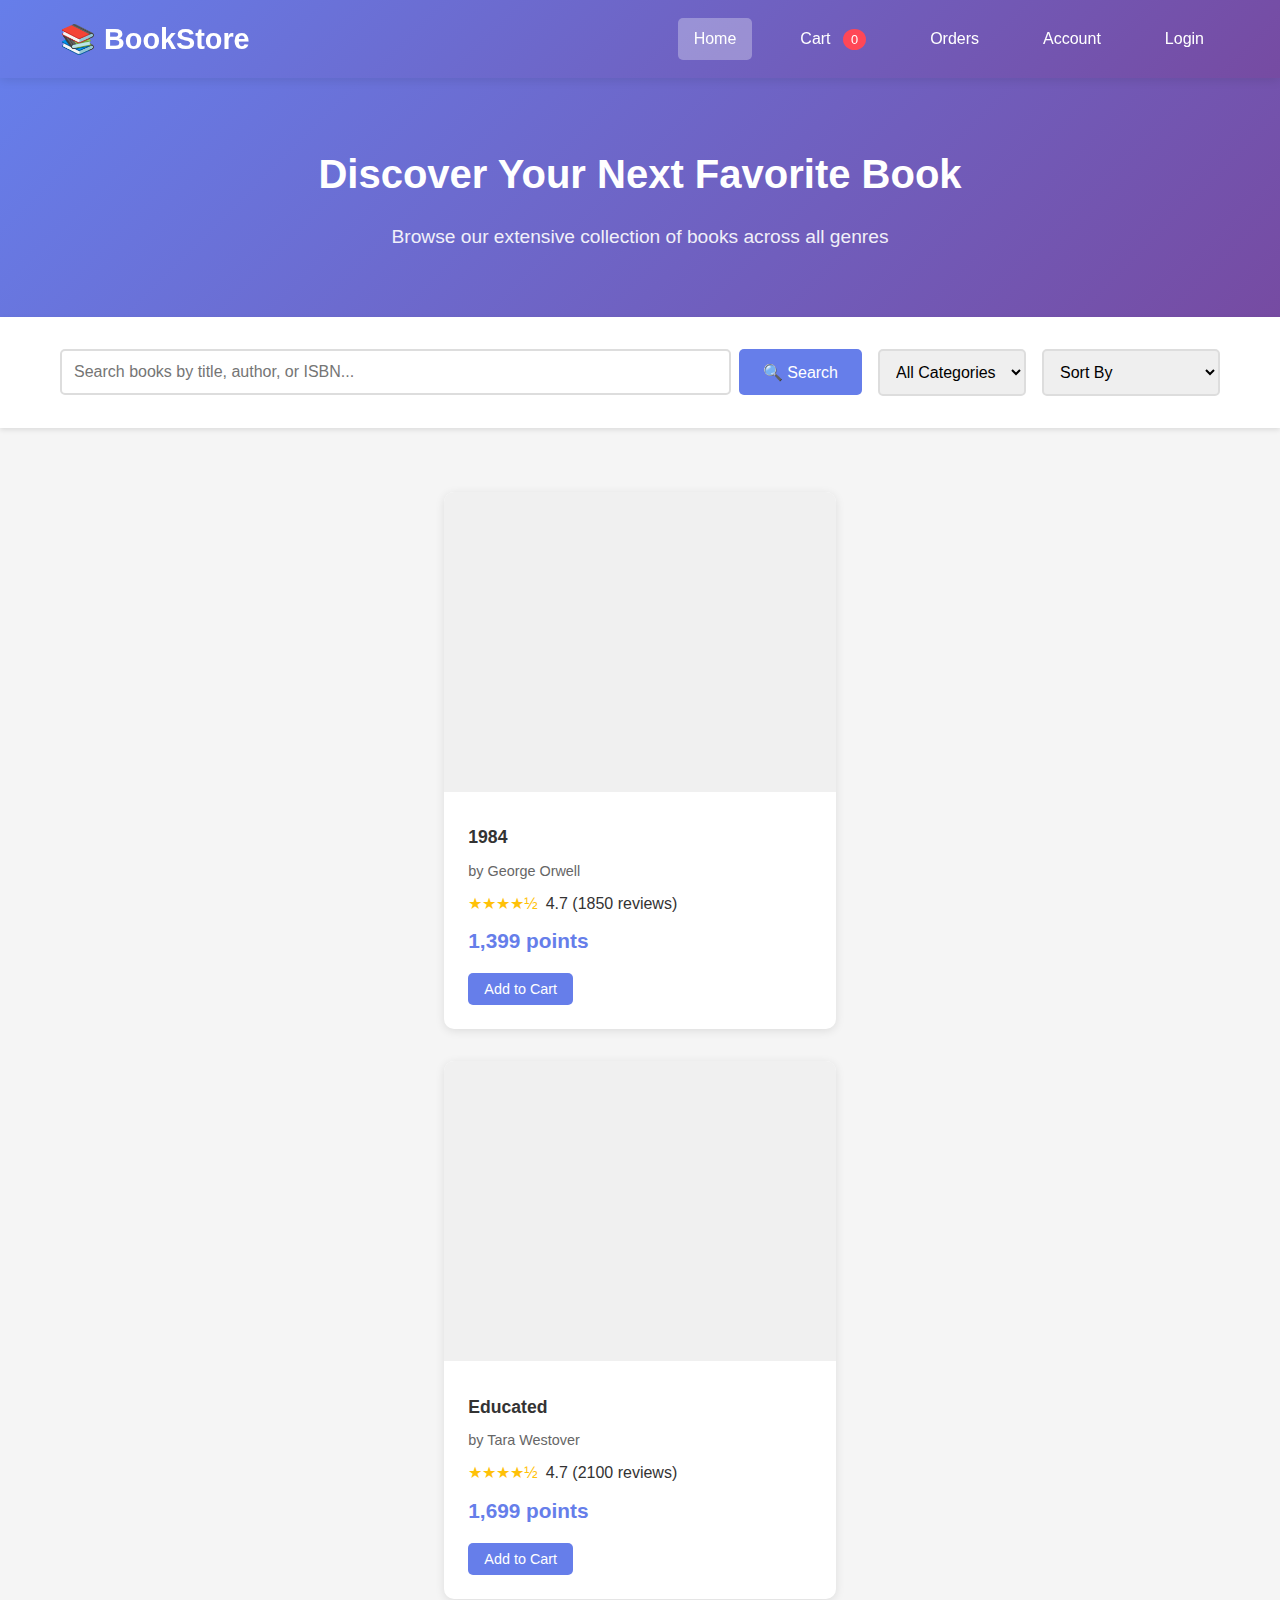
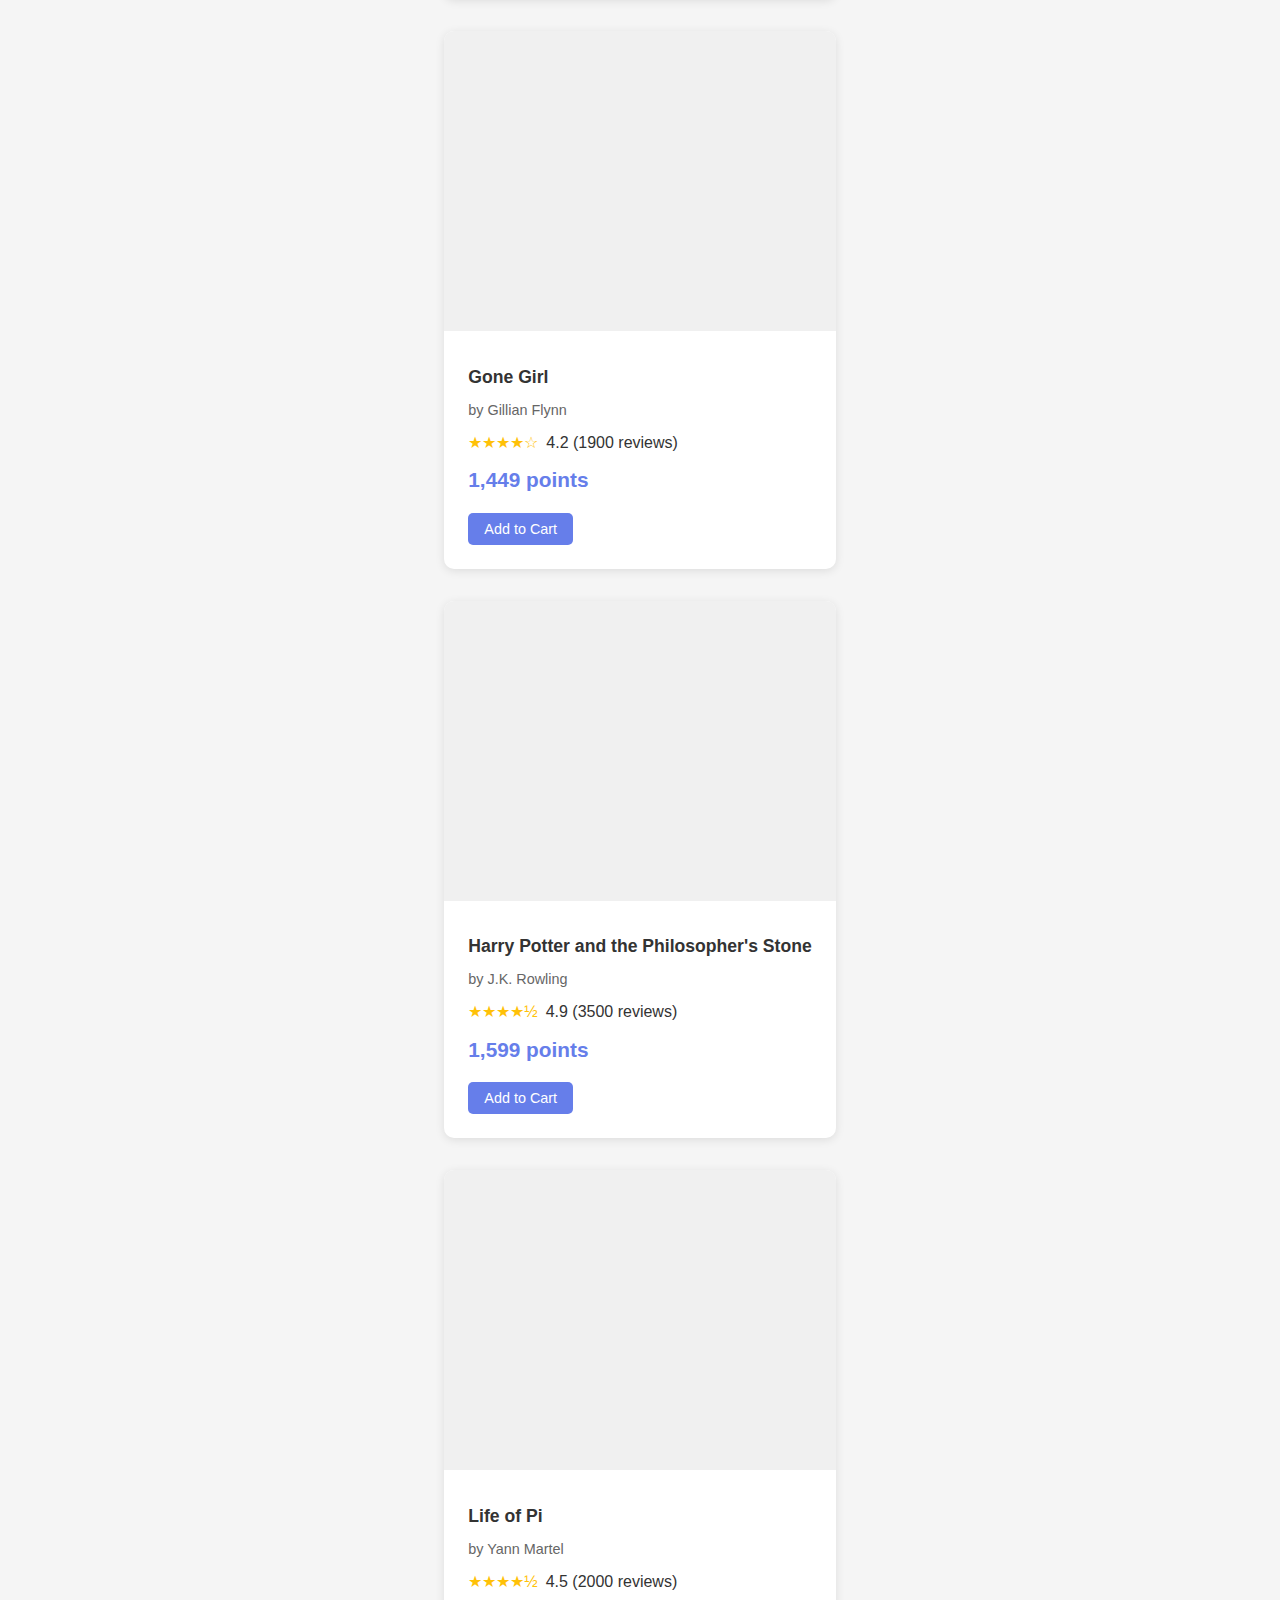
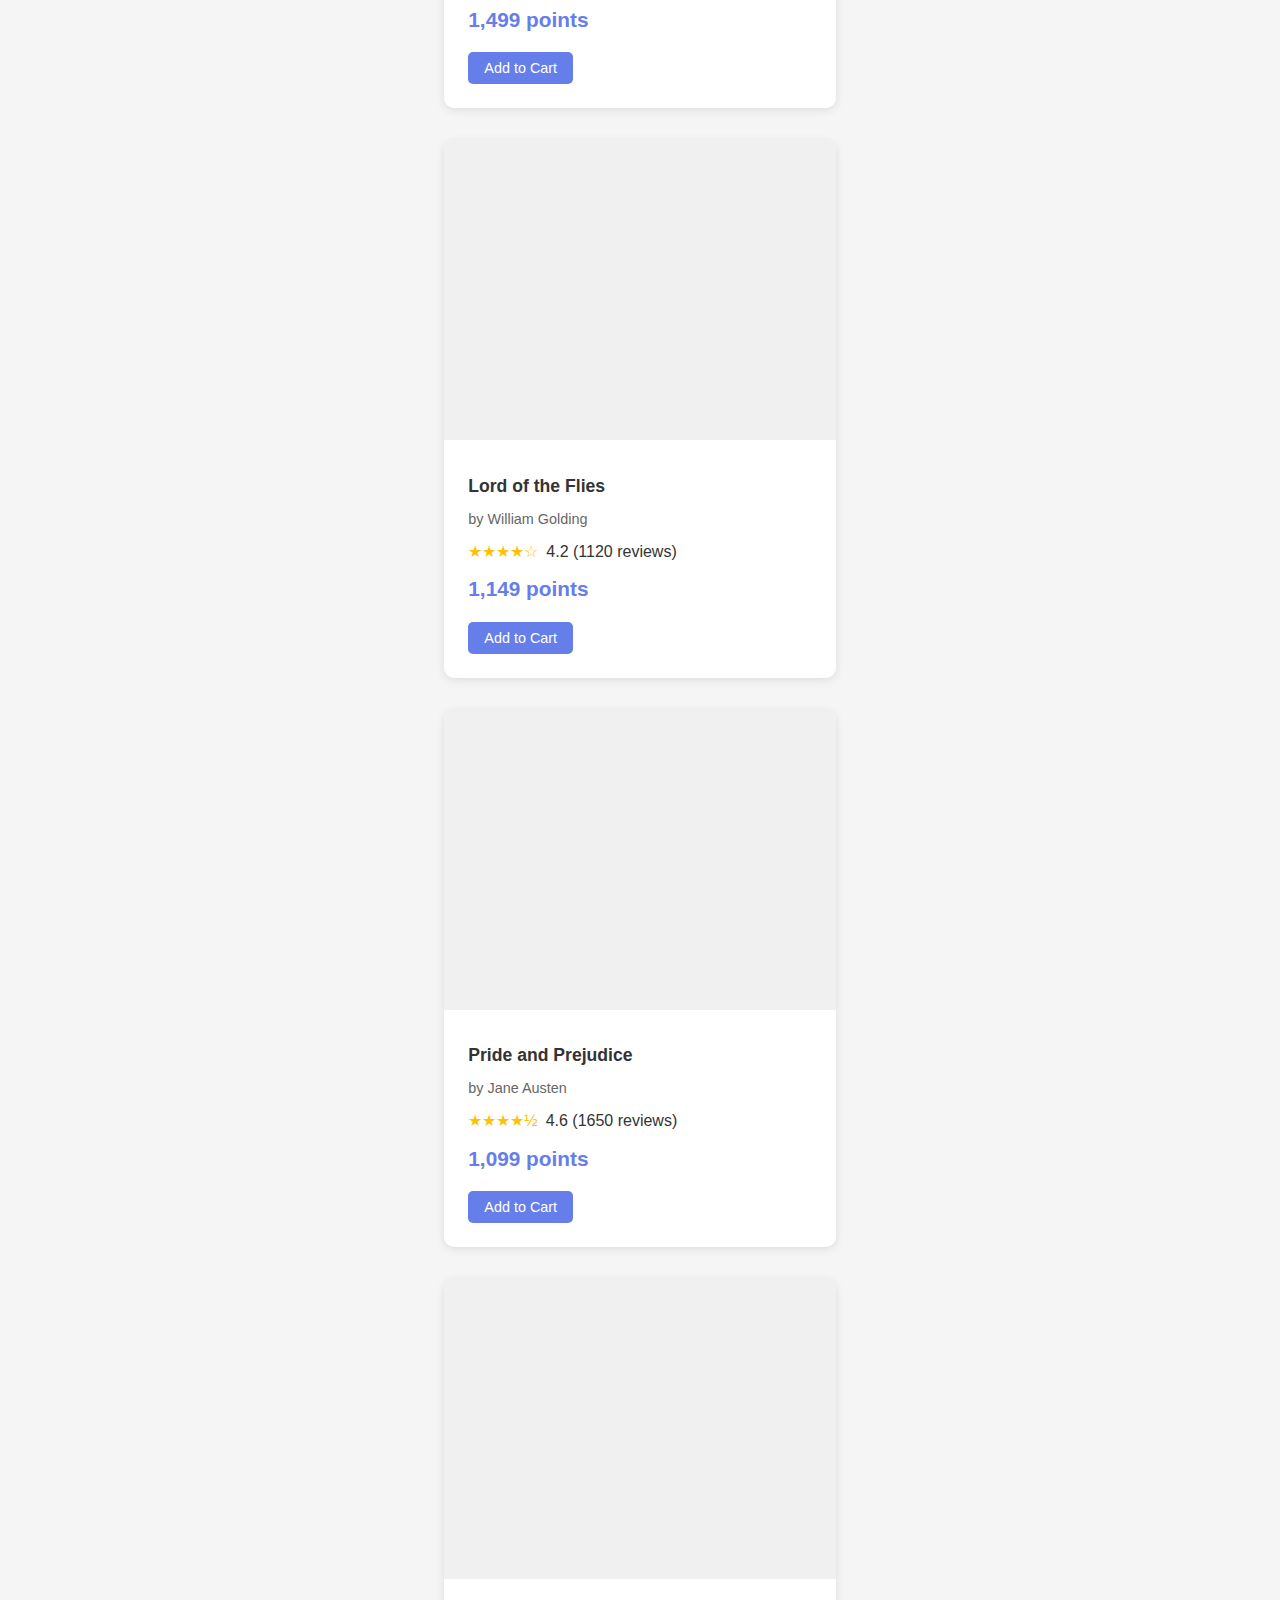
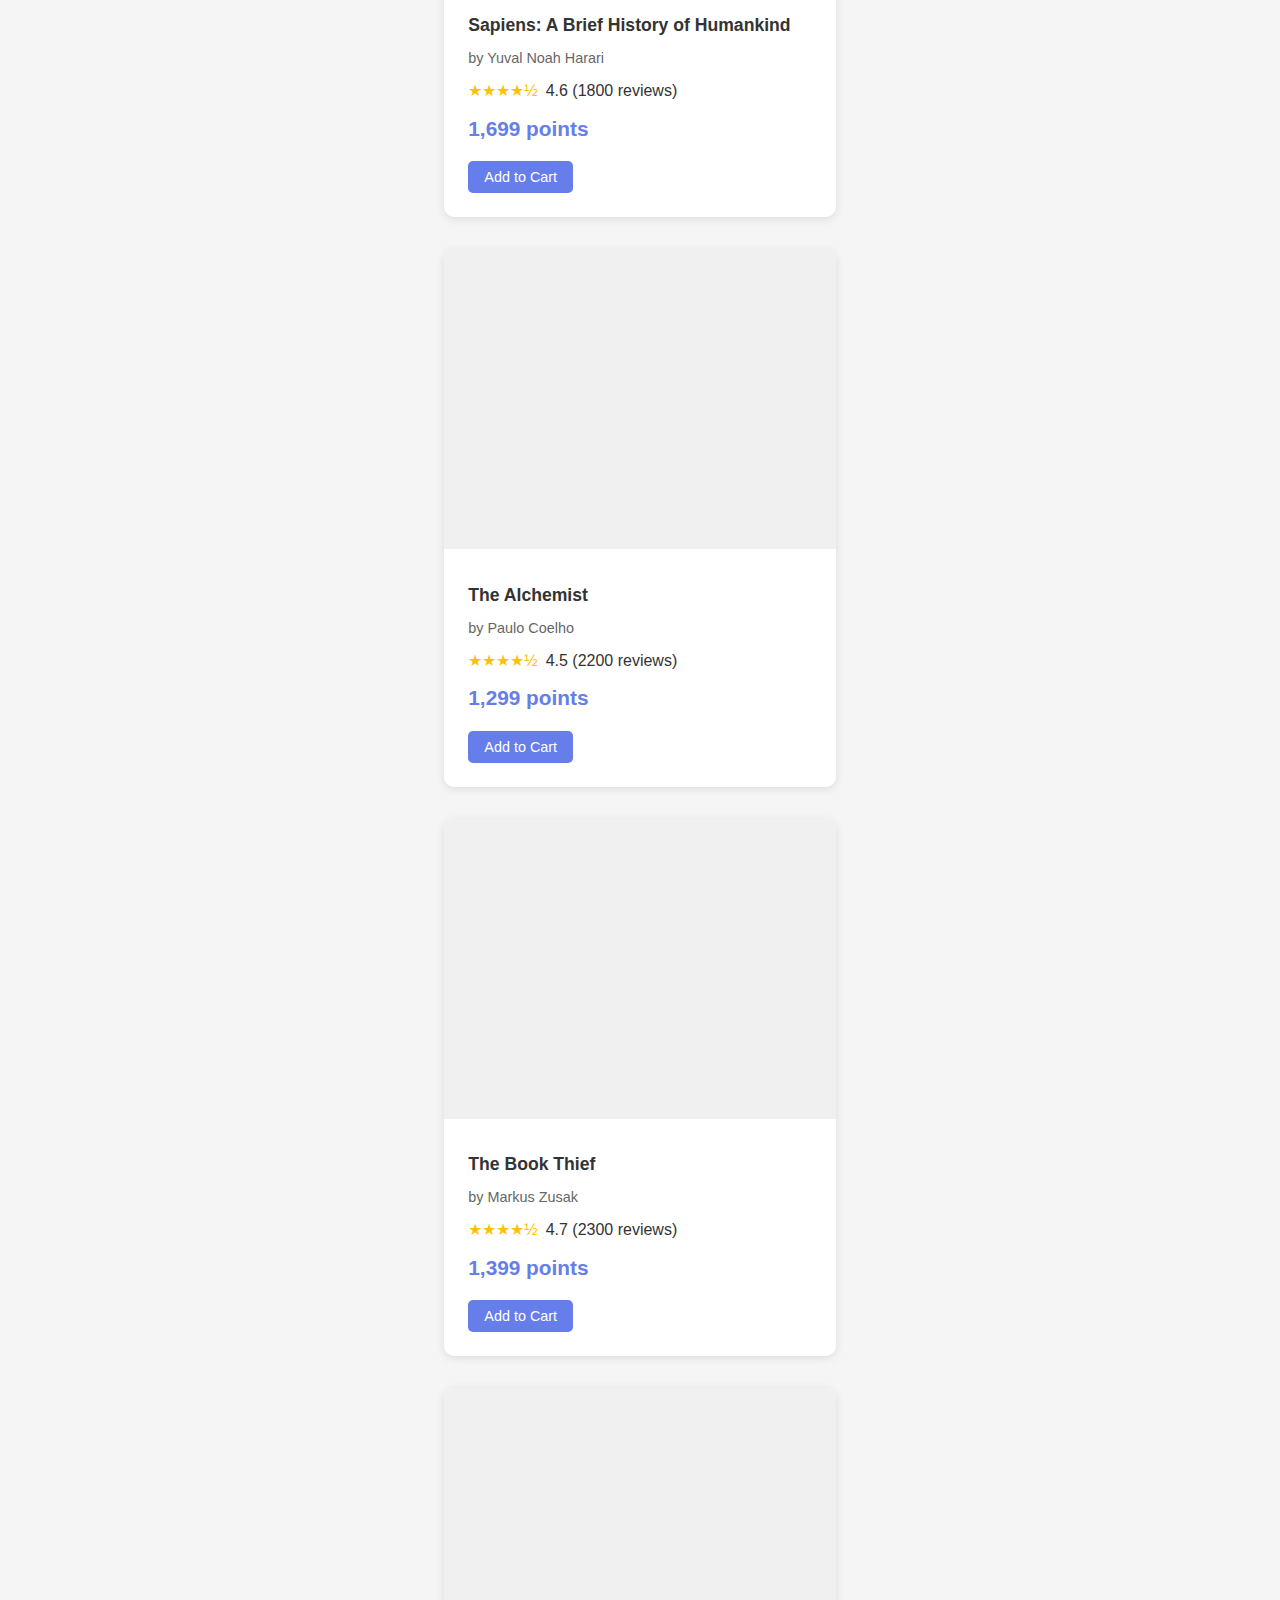
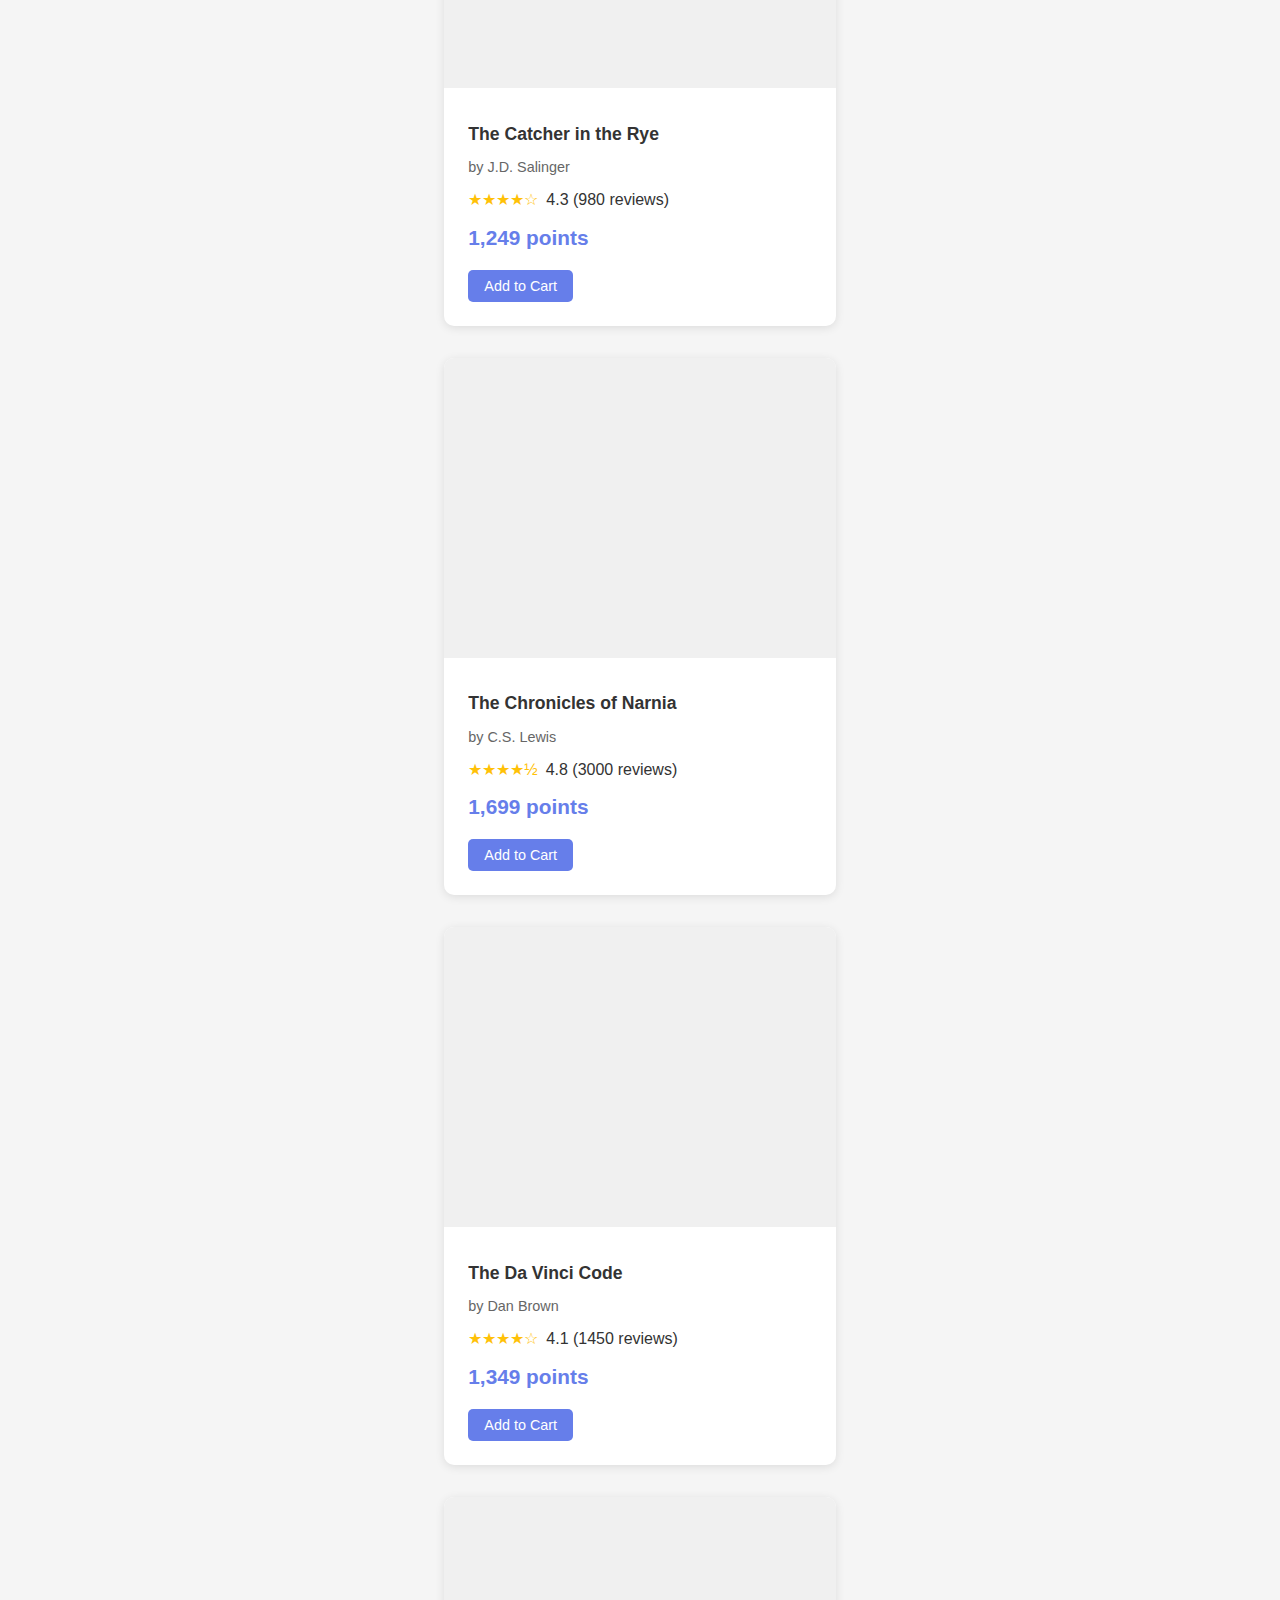
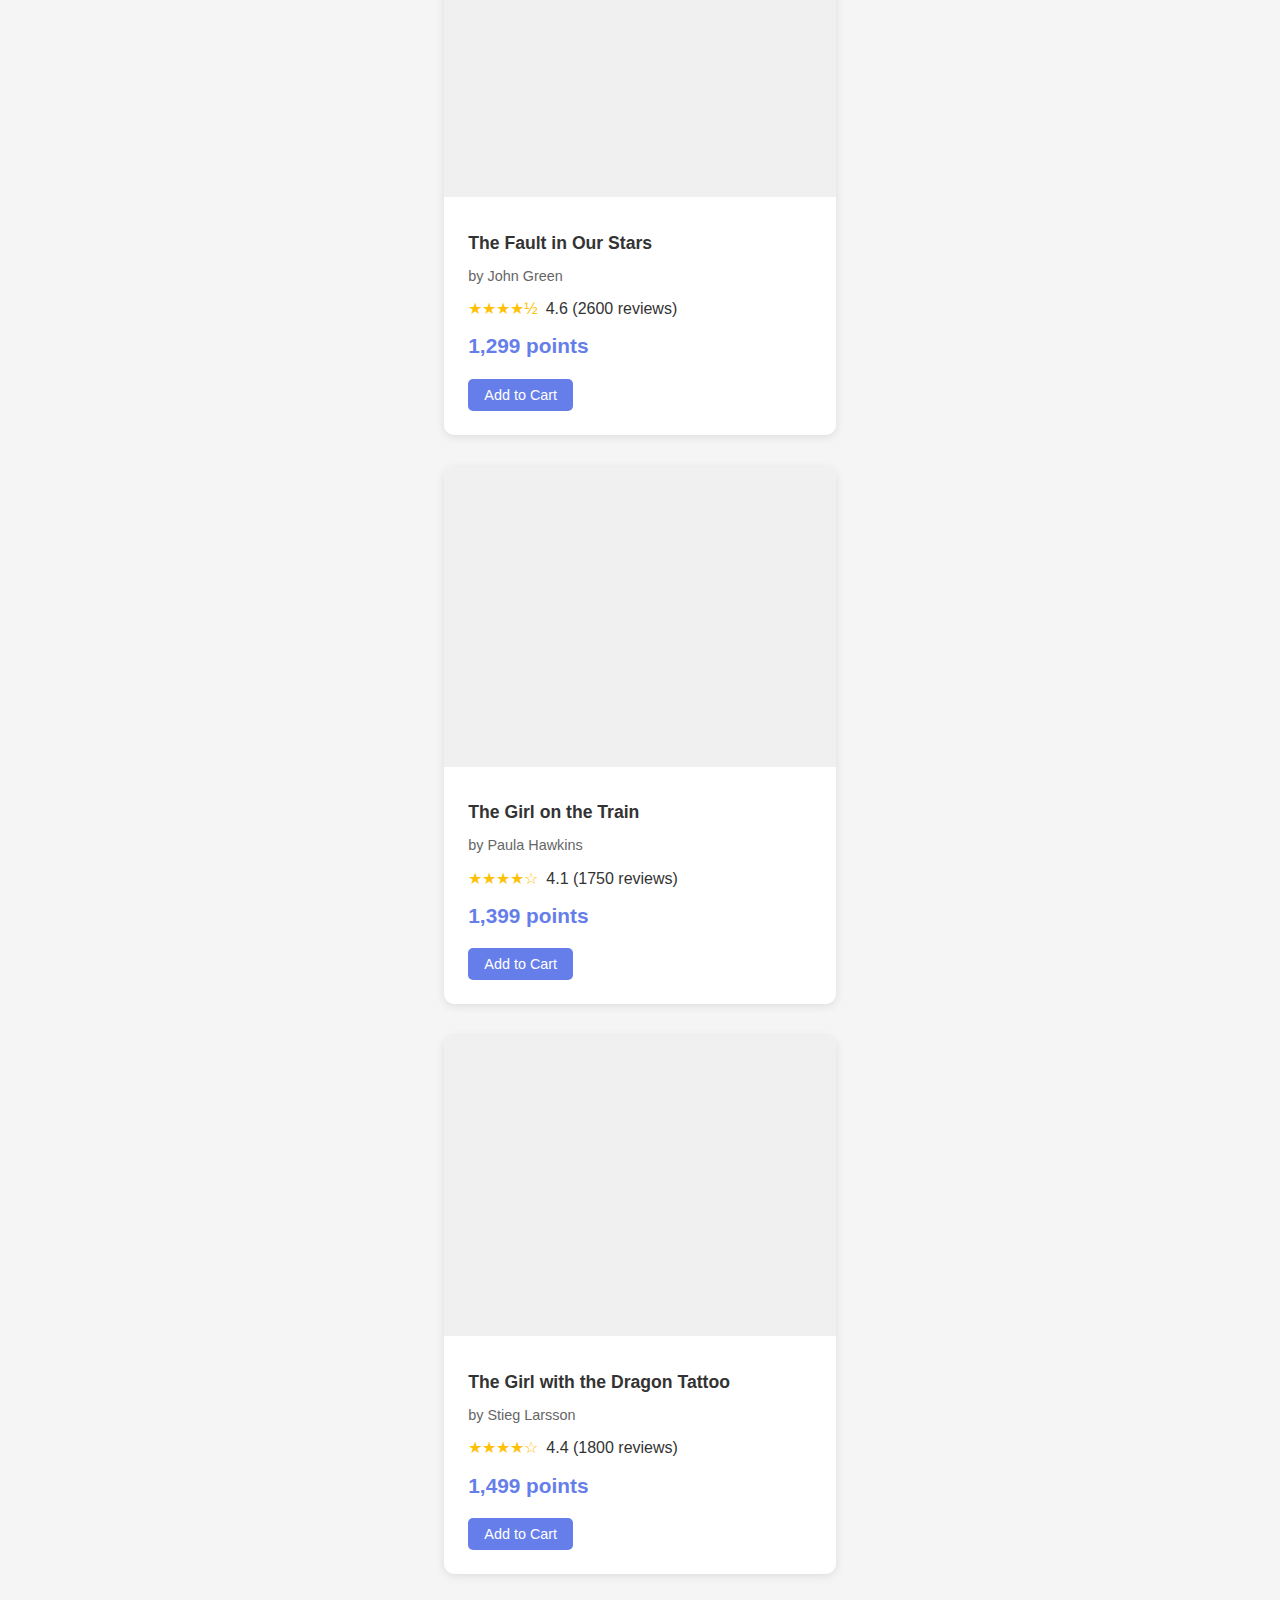
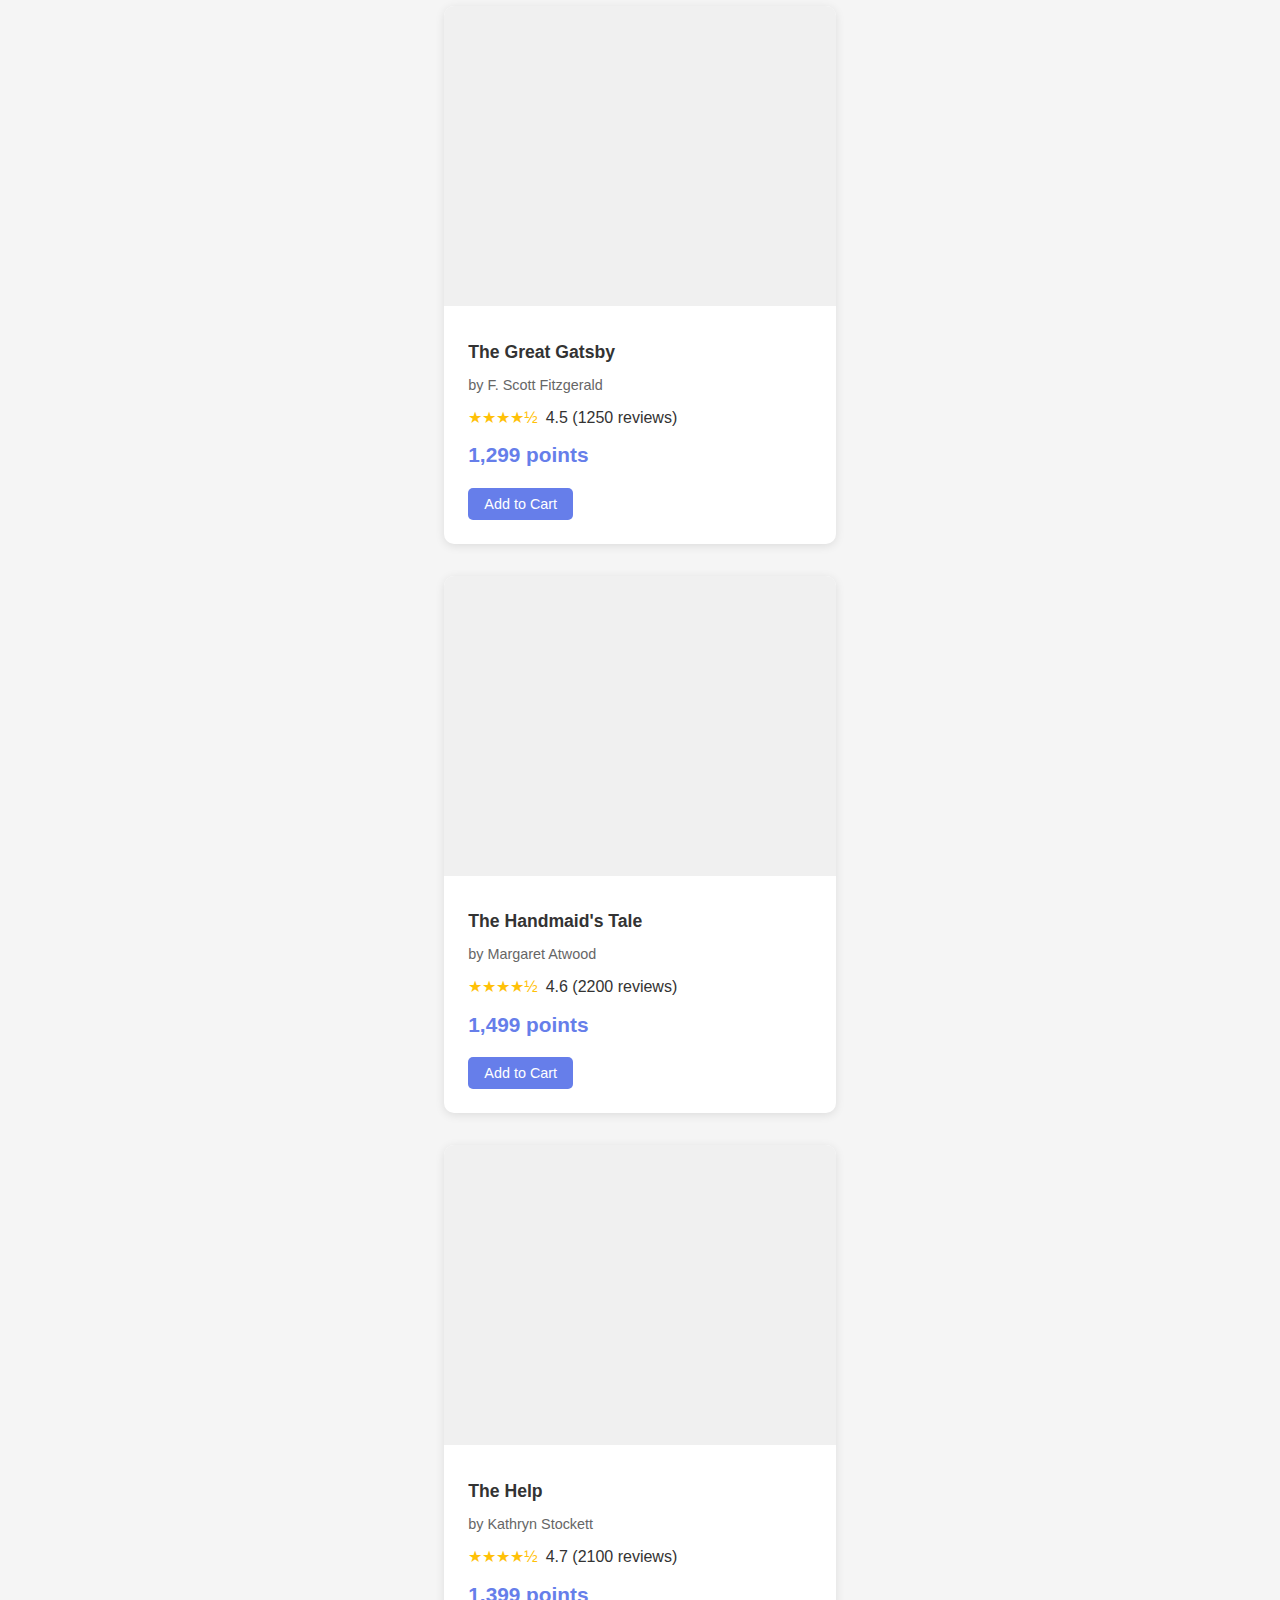
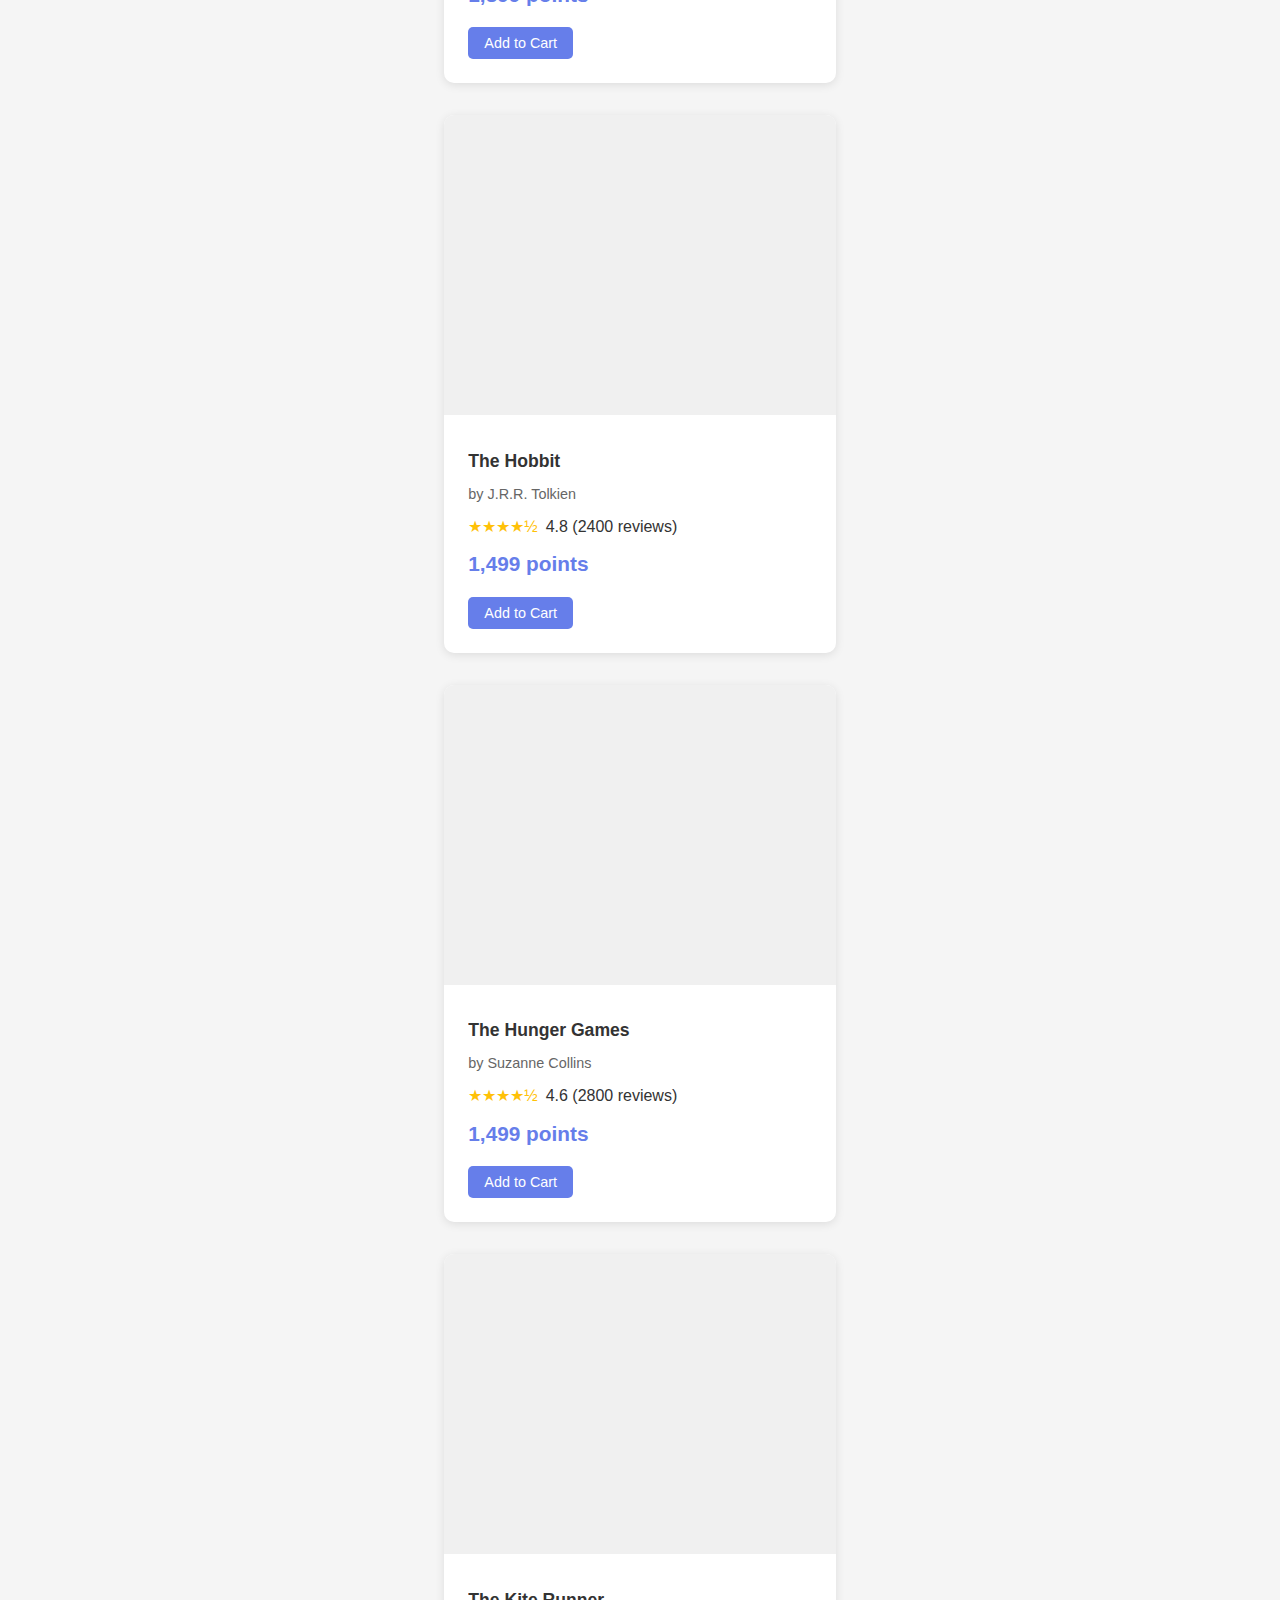
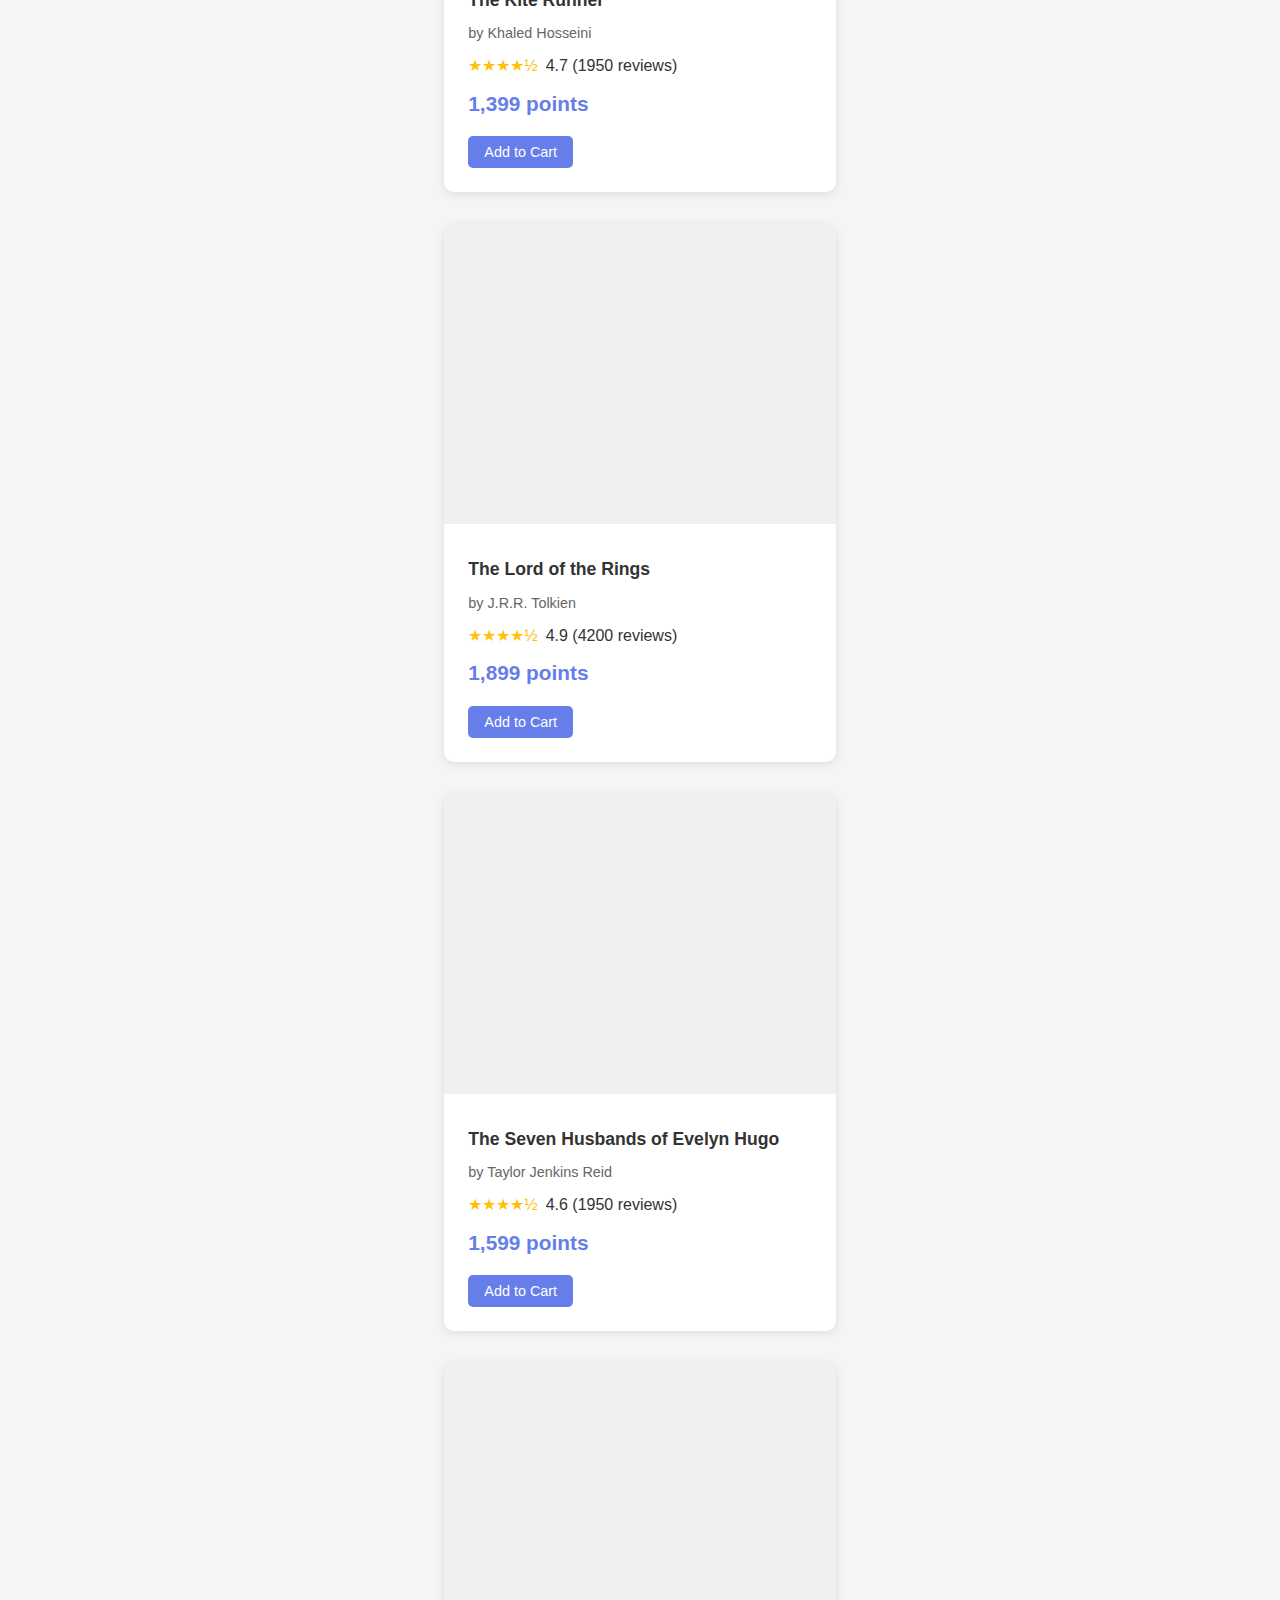
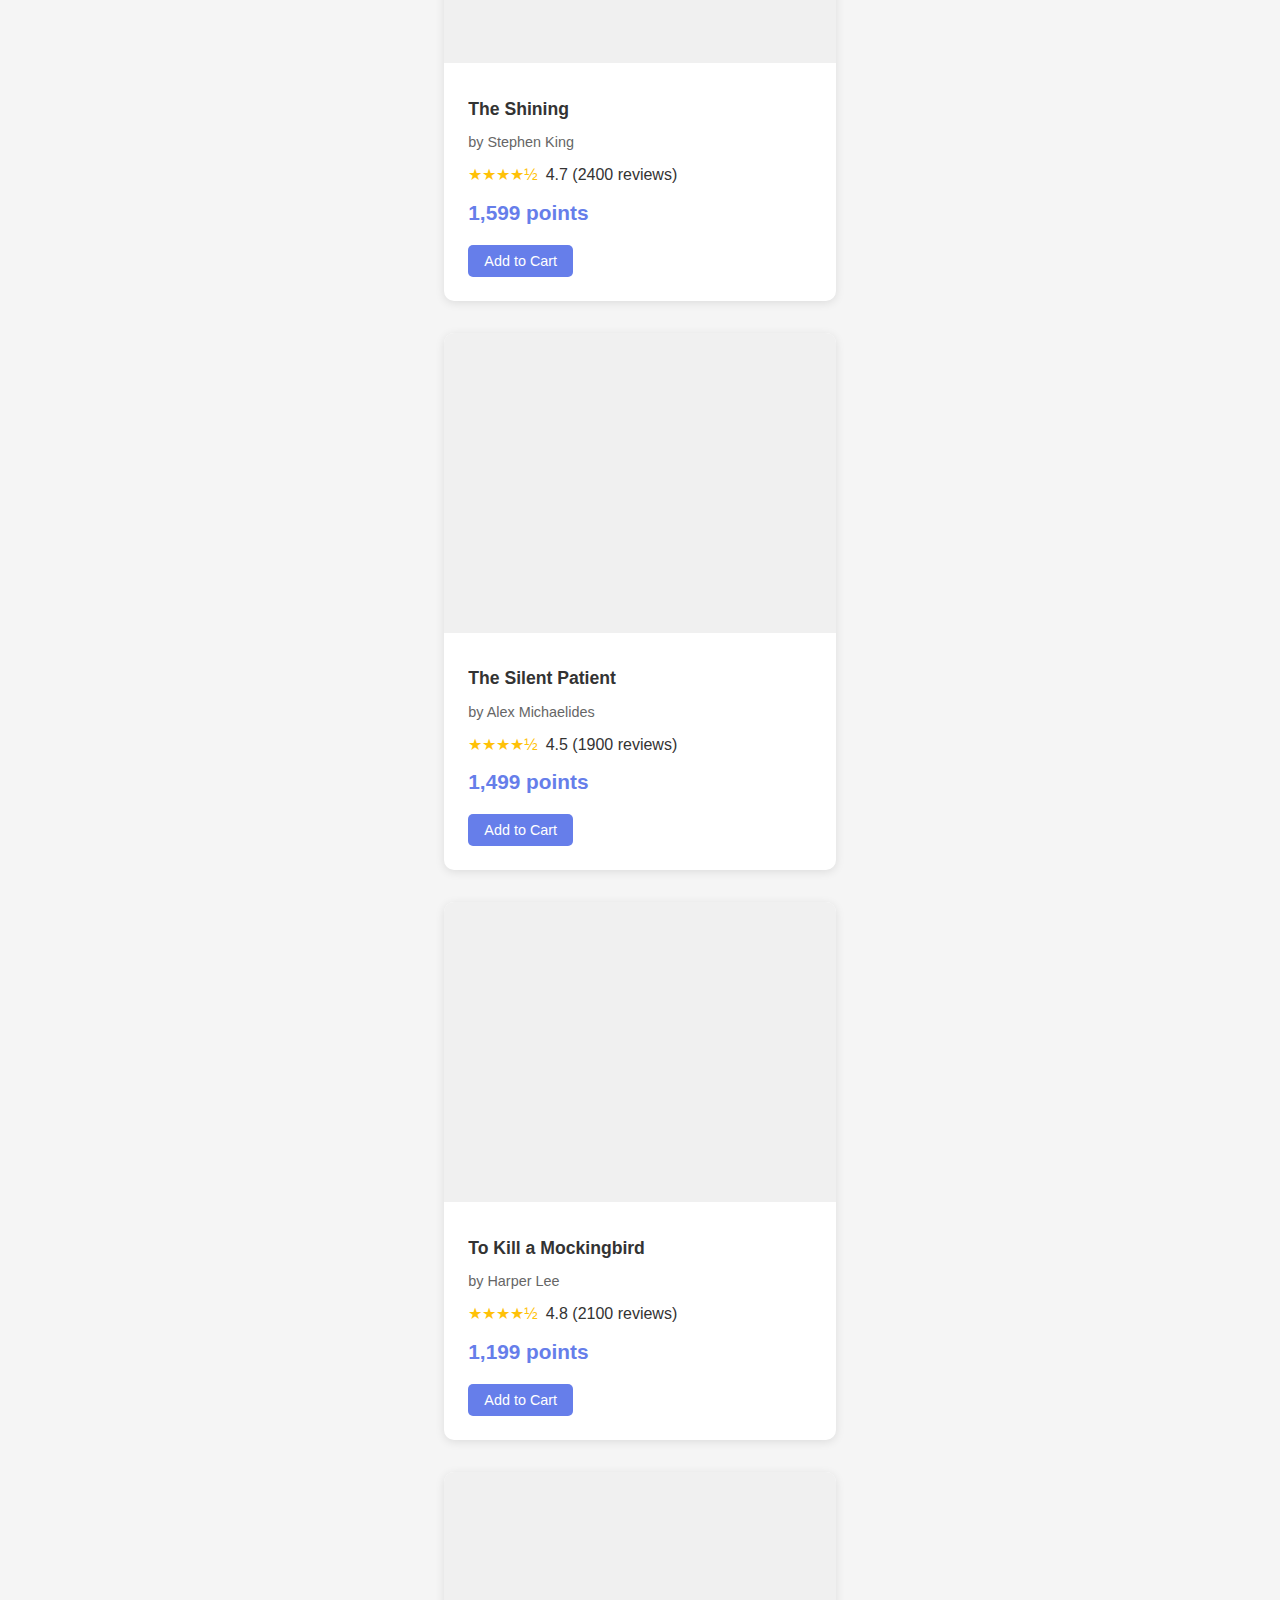
<file: Online book store/index.html>
<!DOCTYPE html>
<html lang="en">
<head>
    <meta charset="UTF-8">
    <meta name="viewport" content="width=device-width, initial-scale=1.0">
    <title>Online Bookstore - Your Favorite Books</title>
    <link rel="stylesheet" href="styles.css">
</head>
<body>
    <!-- Navigation Header -->
    <header class="header">
        <div class="container">
            <div class="header-content">
                <div class="logo">
                    <h1>📚 BookStore</h1>
                </div>
                <nav class="nav">
                    <a href="index.html" class="nav-link active">Home</a>
                    <a href="cart.html" class="nav-link">
                        Cart <span id="cart-count" class="cart-badge">0</span>
                    </a>
                    <a href="orders.html" class="nav-link" onclick="if(!isLoggedIn()){event.preventDefault(); if(confirm('Please login to view orders. Login now?')) window.location.href='login.html';}">Orders</a>
                    <a href="account.html" class="nav-link" onclick="if(!isLoggedIn()){event.preventDefault(); if(confirm('Please login to view account. Login now?')) window.location.href='login.html';}">Account</a>
                </nav>
            </div>
        </div>
    </header>

    <!-- Hero Section -->
    <section class="hero">
        <div class="container">
            <h2>Discover Your Next Favorite Book</h2>
            <p>Browse our extensive collection of books across all genres</p>
        </div>
    </section>

    <!-- Search and Filter Section -->
    <section class="search-section">
        <div class="container">
            <div class="search-filter-container">
                <div class="search-box">
                    <input type="text" id="search-input" placeholder="Search books by title, author, or ISBN...">
                    <button id="search-btn" class="search-btn">🔍 Search</button>
                </div>
                <div class="filter-container">
                    <select id="category-filter" class="filter-select">
                        <option value="">All Categories</option>
                        <option value="Fiction">Fiction</option>
                        <option value="Fantasy">Fantasy</option>
                        <option value="Mystery">Mystery</option>
                        <option value="Romance">Romance</option>
                        <option value="Dystopian">Dystopian</option>
                        <option value="Philosophy">Philosophy</option>
                        <option value="History">History</option>
                        <option value="Horror">Horror</option>
                        <option value="Biography">Biography</option>
                    </select>
                    <select id="sort-filter" class="filter-select">
                        <option value="default">Sort By</option>
                        <option value="price-low">Price: Low to High</option>
                        <option value="price-high">Price: High to Low</option>
                        <option value="rating">Highest Rated</option>
                        <option value="title">Title A-Z</option>
                    </select>
                </div>
            </div>
        </div>
    </section>

    <!-- Books Catalog -->
    <main class="main-content">
        <div class="container">
            <div id="books-container" class="books-grid">
                <!-- Books will be dynamically loaded here -->
            </div>
            <div id="no-results" class="no-results" style="display: none;">
                <p>No books found matching your criteria.</p>
            </div>
        </div>
    </main>

    <!-- Footer -->
    <footer class="footer">
        <div class="container">
            <div class="footer-content">
                <div class="footer-section">
                    <h3>About Us</h3>
                    <p>Your trusted online bookstore with a wide selection of books across all genres.</p>
                </div>
                <div class="footer-section">
                    <h3>Quick Links</h3>
                    <ul>
                        <li><a href="index.html">Home</a></li>
                        <li><a href="cart.html">Shopping Cart</a></li>
                        <li><a href="orders.html">Order History</a></li>
                        <li><a href="account.html">My Account</a></li>
                    </ul>
                </div>
                <div class="footer-section">
                    <h3>Contact</h3>
                    <p>Email: support@bookstore.com</p>
                    <p>Phone: 1-800-BOOKS</p>
                </div>
            </div>
            <div class="footer-bottom">
                <p>&copy; 2024 BookStore. All rights reserved.</p>
            </div>
        </div>
    </footer>

    <script src="script.js"></script>
</body>
</html>
</file>
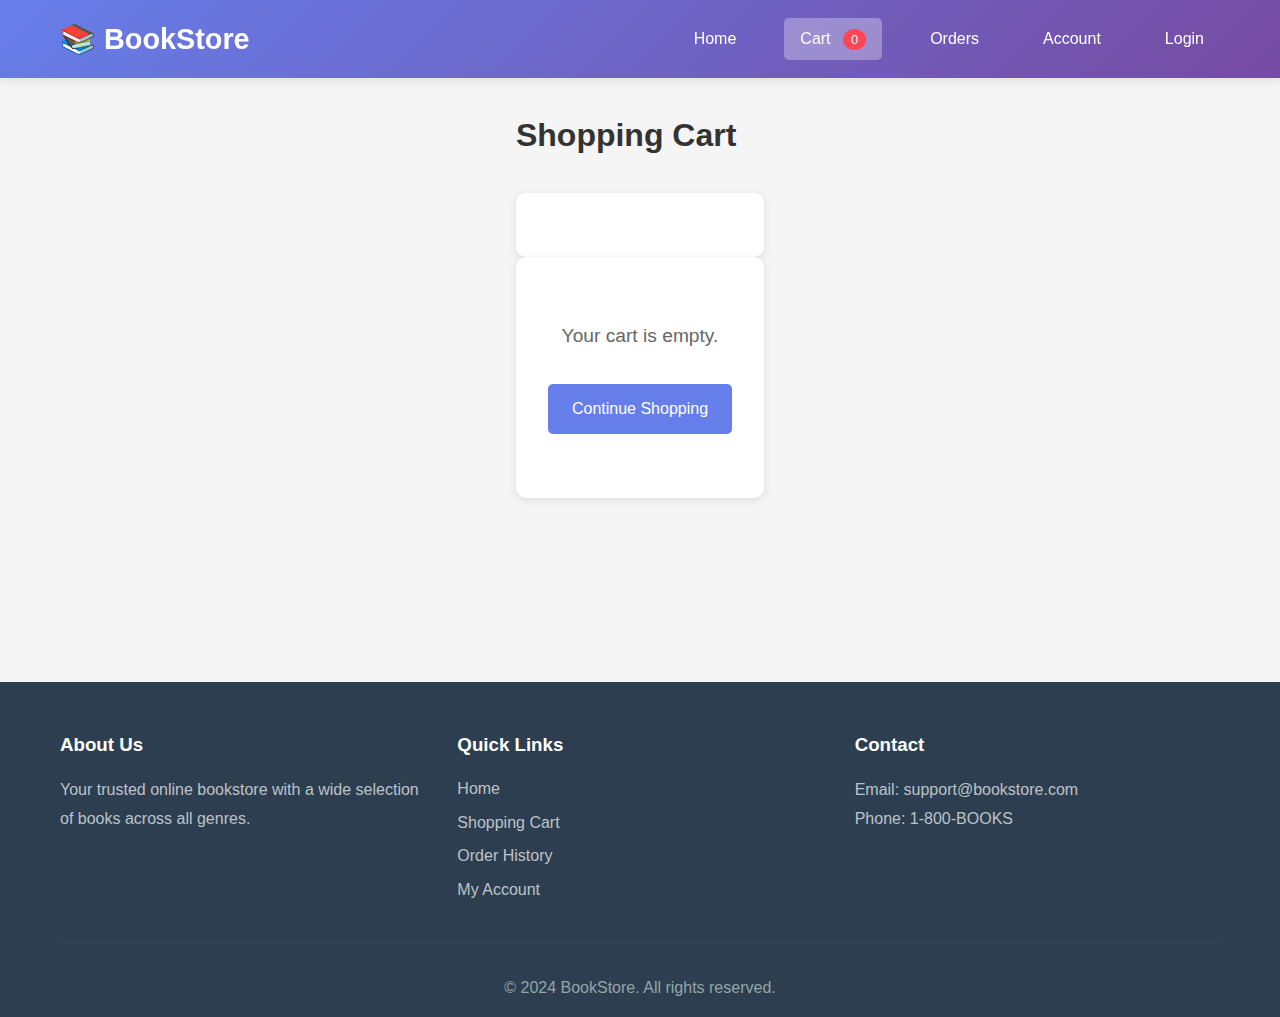
<file: Online book store/cart.html>
<!DOCTYPE html>
<html lang="en">
<head>
    <meta charset="UTF-8">
    <meta name="viewport" content="width=device-width, initial-scale=1.0">
    <title>Shopping Cart - Online Bookstore</title>
    <link rel="stylesheet" href="styles.css">
</head>
<body>
    <!-- Navigation Header -->
    <header class="header">
        <div class="container">
            <div class="header-content">
                <div class="logo">
                    <h1>📚 BookStore</h1>
                </div>
                <nav class="nav">
                    <a href="index.html" class="nav-link">Home</a>
                    <a href="cart.html" class="nav-link active">
                        Cart <span id="cart-count" class="cart-badge">0</span>
                    </a>
                    <a href="orders.html" class="nav-link" onclick="if(!isLoggedIn()){event.preventDefault(); if(confirm('Please login to view orders. Login now?')) window.location.href='login.html';}">Orders</a>
                    <a href="account.html" class="nav-link" onclick="if(!isLoggedIn()){event.preventDefault(); if(confirm('Please login to view account. Login now?')) window.location.href='login.html';}">Account</a>
                </nav>
            </div>
        </div>
    </header>

    <!-- Cart Section -->
    <main class="main-content">
        <div class="container" style="min-height: 60vh;">
            <h2 class="page-title">Shopping Cart</h2>
            <div id="cart-container" class="cart-container">
                <!-- Cart items will be loaded here -->
            </div>
            <div id="empty-cart" class="empty-cart" style="display: none;">
                <p>Your cart is empty.</p>
                <a href="index.html" class="btn btn-primary">Continue Shopping</a>
            </div>
        </div>
    </main>

    <!-- Footer -->
    <footer class="footer">
        <div class="container">
            <div class="footer-content">
                <div class="footer-section">
                    <h3>About Us</h3>
                    <p>Your trusted online bookstore with a wide selection of books across all genres.</p>
                </div>
                <div class="footer-section">
                    <h3>Quick Links</h3>
                    <ul>
                        <li><a href="index.html">Home</a></li>
                        <li><a href="cart.html">Shopping Cart</a></li>
                        <li><a href="orders.html">Order History</a></li>
                        <li><a href="account.html">My Account</a></li>
                    </ul>
                </div>
                <div class="footer-section">
                    <h3>Contact</h3>
                    <p>Email: support@bookstore.com</p>
                    <p>Phone: 1-800-BOOKS</p>
                </div>
            </div>
            <div class="footer-bottom">
                <p>&copy; 2024 BookStore. All rights reserved.</p>
            </div>
        </div>
    </footer>

    <script src="script.js"></script>
    <script>
        // Load cart on page load
        document.addEventListener('DOMContentLoaded', async function() {
            await loadBooks();
            loadCart();
            updateCartCount();
        });
    </script>
</body>
</html>
</file>
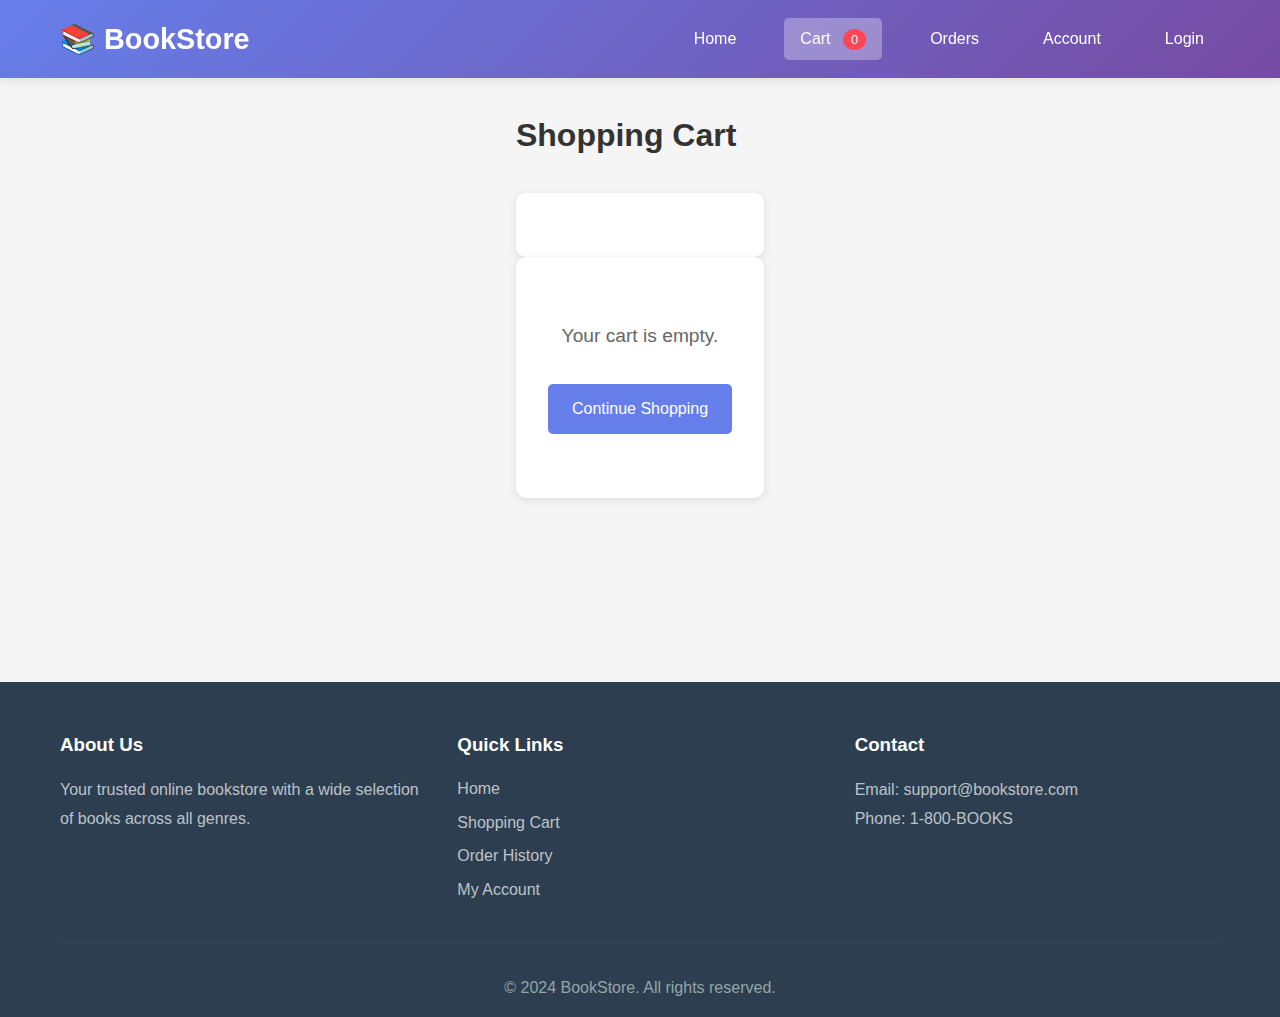
<file: Online book store/checkout.html>
<!DOCTYPE html>
<html lang="en">
<head>
    <meta charset="UTF-8">
    <meta name="viewport" content="width=device-width, initial-scale=1.0">
    <title>Checkout - Online Bookstore</title>
    <link rel="stylesheet" href="styles.css">
</head>
<body>
    <!-- Navigation Header -->
    <header class="header">
        <div class="container">
            <div class="header-content">
                <div class="logo">
                    <h1>📚 BookStore</h1>
                </div>
                <nav class="nav">
                    <a href="index.html" class="nav-link">Home</a>
                    <a href="cart.html" class="nav-link">
                        Cart <span id="cart-count" class="cart-badge">0</span>
                    </a>
                    <a href="orders.html" class="nav-link">Orders</a>
                    <a href="account.html" class="nav-link">Account</a>
                </nav>
            </div>
        </div>
    </header>

    <!-- Checkout Section -->
    <main class="main-content">
        <div class="container">
            <h2 class="page-title">Checkout</h2>
            <div class="checkout-container">
                <div class="checkout-left">
                    <div class="checkout-section">
                        <h3>Shipping Information</h3>
                        <form id="checkout-form" class="checkout-form">
                            <div class="form-group">
                                <label for="full-name">Full Name *</label>
                                <input type="text" id="full-name" name="fullName" required>
                            </div>
                            <div class="form-group">
                                <label for="email">Email *</label>
                                <input type="email" id="email" name="email" required>
                            </div>
                            <div class="form-group">
                                <label for="phone">Phone Number *</label>
                                <input type="tel" id="phone" name="phone" required>
                            </div>
                            <div class="form-group">
                                <label for="address">Street Address *</label>
                                <input type="text" id="address" name="address" required>
                            </div>
                            <div class="form-row">
                                <div class="form-group">
                                    <label for="city">City *</label>
                                    <input type="text" id="city" name="city" required>
                                </div>
                                <div class="form-group">
                                    <label for="state">State *</label>
                                    <input type="text" id="state" name="state" required>
                                </div>
                                <div class="form-group">
                                    <label for="zip">ZIP Code *</label>
                                    <input type="text" id="zip" name="zip" required>
                                </div>
                            </div>
                            <div class="form-group">
                                <label for="country">Country *</label>
                                <input type="text" id="country" name="country" value="United States" required>
                            </div>
                        </form>
                    </div>
                    <div class="checkout-section">
                        <h3>Payment Information</h3>
                        <div class="points-display" style="background: #e8f4f8; padding: 1rem; border-radius: 5px; margin-bottom: 1rem;">
                            <strong>Your Points Balance: <span id="user-points" style="color: #667eea; font-size: 1.2rem;">0</span> points</strong>
                        </div>
                        <form id="payment-form" class="checkout-form">
                            <div class="form-group">
                                <label for="redeem-code">Redemption Code (Optional)</label>
                                <input type="text" id="redeem-code" name="redeemCode" placeholder="Enter redemption code">
                                <small style="color: #666; font-size: 0.9rem;">Enter a redemption code to add points to your account. Press Enter to redeem.</small>
                            </div>
                            <div class="form-group">
                                <label>
                                    <input type="checkbox" id="use-points" onchange="togglePointsUsage()">
                                    Use my points to pay for this order
                                </label>
                            </div>
                            <div id="points-usage" style="display: none; background: #fff3cd; padding: 1rem; border-radius: 5px; margin-top: 1rem;" id="points-info">
                                <p style="margin: 0; color: #856404;">You can use up to <span id="max-points-usage">0</span> points for this order.</p>
                            </div>
                        </form>
                    </div>
                </div>
                <div class="checkout-right">
                    <div class="order-summary">
                        <h3>Order Summary</h3>
                        <div id="order-items" class="order-items">
                            <!-- Order items will be loaded here -->
                        </div>
                        <div class="order-totals">
                            <div class="total-row">
                                <span>Subtotal:</span>
                                <span id="subtotal">0 points</span>
                            </div>
                            <div class="total-row">
                                <span>Shipping:</span>
                                <span id="shipping">599 points</span>
                            </div>
                            <div class="total-row">
                                <span>Tax:</span>
                                <span id="tax">0 points</span>
                            </div>
                            <div class="total-row" id="points-discount-row" style="display: none;">
                                <span>Points Used:</span>
                                <span id="points-discount">-0 points</span>
                            </div>
                            <div class="total-row total-final">
                                <span>Total:</span>
                                <span id="total">0 points</span>
                            </div>
                            <div class="total-row" style="margin-top: 0.5rem; font-size: 0.9rem; color: #666;">
                                <span>Remaining Balance:</span>
                                <span id="remaining-balance">0 points</span>
                            </div>
                        </div>
                        <button id="place-order-btn" class="btn btn-primary btn-large">Place Order</button>
                    </div>
                </div>
            </div>
        </div>
    </main>

    <!-- Footer -->
    <footer class="footer">
        <div class="container">
            <div class="footer-content">
                <div class="footer-section">
                    <h3>About Us</h3>
                    <p>Your trusted online bookstore with a wide selection of books across all genres.</p>
                </div>
                <div class="footer-section">
                    <h3>Quick Links</h3>
                    <ul>
                        <li><a href="index.html">Home</a></li>
                        <li><a href="cart.html">Shopping Cart</a></li>
                        <li><a href="orders.html">Order History</a></li>
                        <li><a href="account.html">My Account</a></li>
                    </ul>
                </div>
                <div class="footer-section">
                    <h3>Contact</h3>
                    <p>Email: support@bookstore.com</p>
                    <p>Phone: 1-800-BOOKS</p>
                </div>
            </div>
            <div class="footer-bottom">
                <p>&copy; 2024 BookStore. All rights reserved.</p>
            </div>
        </div>
    </footer>

    <script src="script.js"></script>
    <script>
        // Load checkout on page load
        document.addEventListener('DOMContentLoaded', async function() {
            await loadBooks();
            loadCheckout();
            updateCartCount();
            
            // Redeem code on Enter key
            document.getElementById('redeem-code').addEventListener('keypress', function(e) {
                if (e.key === 'Enter') {
                    e.preventDefault();
                    const code = this.value.trim();
                    if (code) {
                        const result = redeemCode(code);
                        if (result.success) {
                            alert(`Successfully redeemed ${result.points} points! Your new balance is ${result.totalPoints} points.`);
                            loadCheckout();
                            this.value = '';
                        } else {
                            alert(result.message);
                        }
                    }
                }
            });
            
            // Place order button
            document.getElementById('place-order-btn').addEventListener('click', function() {
                placeOrder();
            });
        });
    </script>
</body>
</html>
</file>
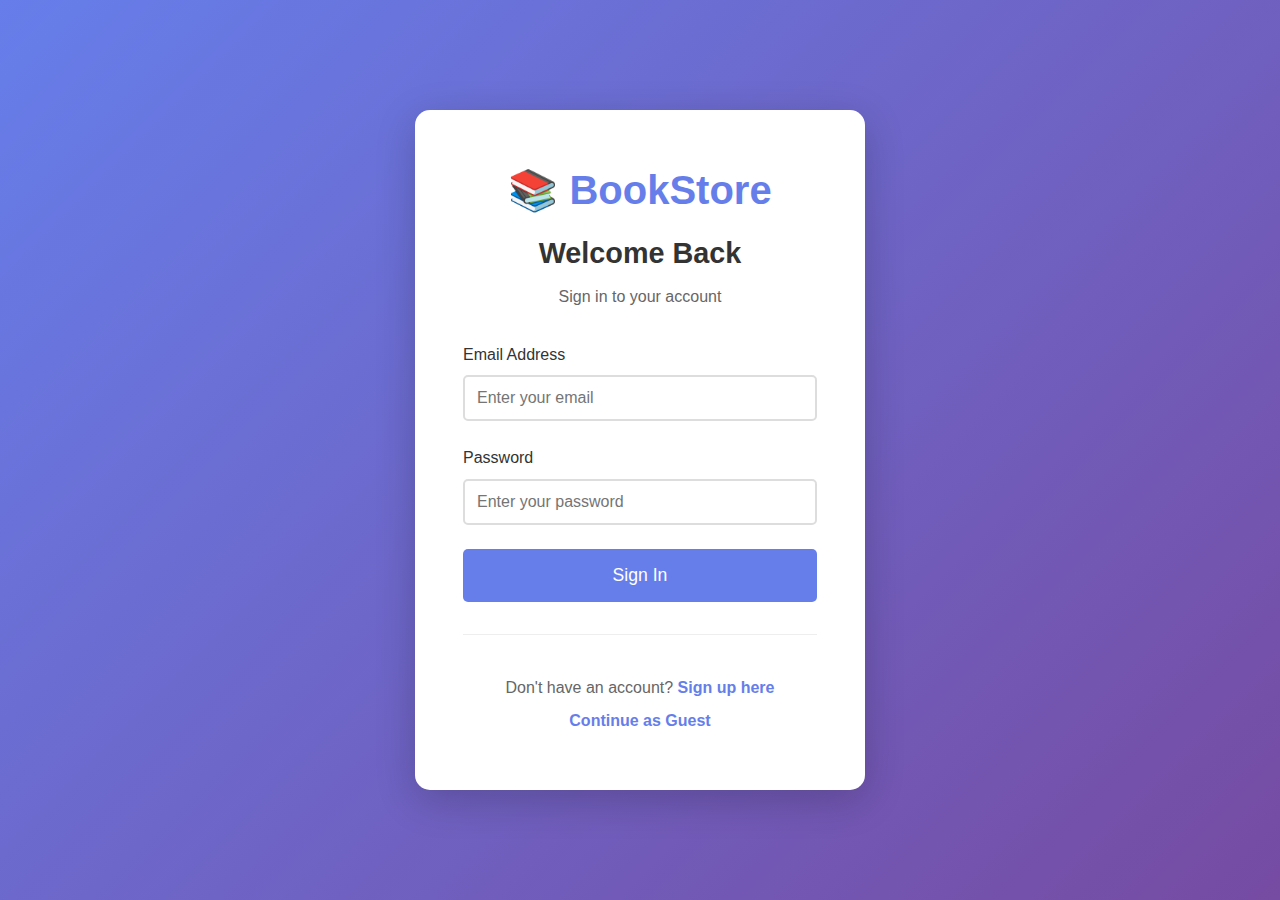
<file: Online book store/login.html>
<!DOCTYPE html>
<html lang="en">
<head>
    <meta charset="UTF-8">
    <meta name="viewport" content="width=device-width, initial-scale=1.0">
    <title>Login - Online Bookstore</title>
    <link rel="stylesheet" href="styles.css">
</head>
<body>
    <div class="auth-container">
        <div class="auth-box">
            <div class="auth-header">
                <h1>📚 BookStore</h1>
                <h2>Welcome Back</h2>
                <p>Sign in to your account</p>
            </div>
            
            <form id="login-form" class="auth-form">
                <div class="form-group">
                    <label for="login-email">Email Address</label>
                    <input type="email" id="login-email" name="email" required placeholder="Enter your email">
                </div>
                
                <div class="form-group">
                    <label for="login-password">Password</label>
                    <input type="password" id="login-password" name="password" required placeholder="Enter your password">
                </div>
                
                <div id="login-error" class="error-message" style="display: none;"></div>
                
                <button type="submit" class="btn btn-primary btn-large" style="width: 100%;">Sign In</button>
            </form>
            
            <div class="auth-footer">
                <p>Don't have an account? <a href="register.html">Sign up here</a></p>
                <p><a href="index.html">Continue as Guest</a></p>
            </div>
        </div>
    </div>

    <script src="script.js"></script>
    <script>
        document.addEventListener('DOMContentLoaded', function() {
            // Check if already logged in
            if (isLoggedIn()) {
                window.location.href = 'index.html';
                return;
            }
            
            document.getElementById('login-form').addEventListener('submit', function(e) {
                e.preventDefault();
                login();
            });
        });
    </script>
</body>
</html>
</file>
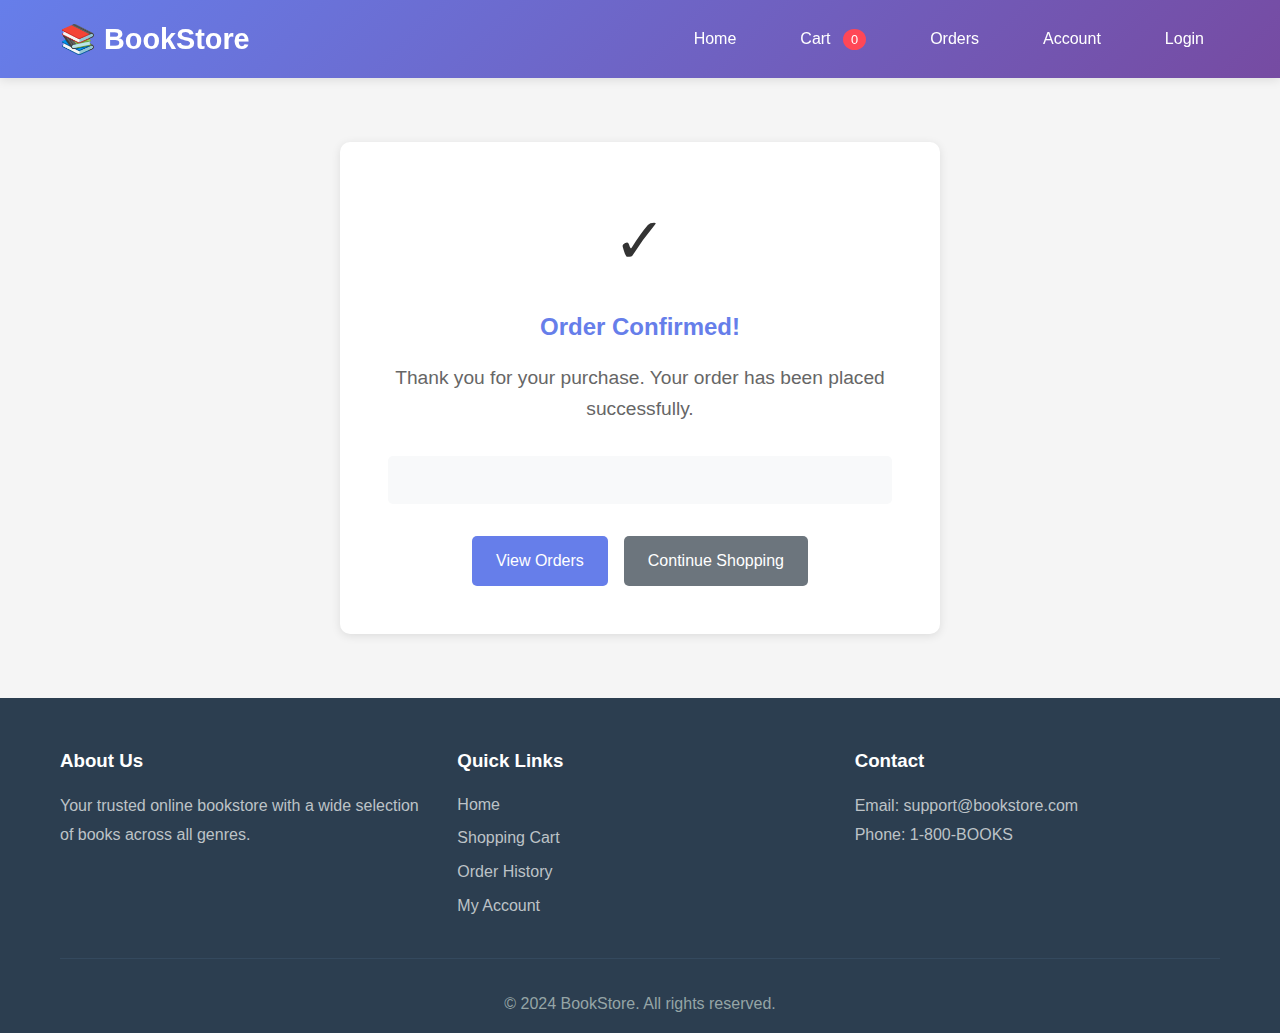
<file: Online book store/order-confirmation.html>
<!DOCTYPE html>
<html lang="en">
<head>
    <meta charset="UTF-8">
    <meta name="viewport" content="width=device-width, initial-scale=1.0">
    <title>Order Confirmation - Online Bookstore</title>
    <link rel="stylesheet" href="styles.css">
</head>
<body>
    <!-- Navigation Header -->
    <header class="header">
        <div class="container">
            <div class="header-content">
                <div class="logo">
                    <h1>📚 BookStore</h1>
                </div>
                <nav class="nav">
                    <a href="index.html" class="nav-link">Home</a>
                    <a href="cart.html" class="nav-link">
                        Cart <span id="cart-count" class="cart-badge">0</span>
                    </a>
                    <a href="orders.html" class="nav-link">Orders</a>
                    <a href="account.html" class="nav-link">Account</a>
                </nav>
            </div>
        </div>
    </header>

    <!-- Order Confirmation Section -->
    <main class="main-content">
        <div class="container">
            <div class="order-confirmation-container" style="background: white; border-radius: 10px; padding: 3rem; box-shadow: 0 2px 10px rgba(0,0,0,0.1); text-align: center; max-width: 600px; margin: 2rem auto;">
                <div style="font-size: 4rem; margin-bottom: 1rem;">✓</div>
                <h2 style="color: #667eea; margin-bottom: 1rem;">Order Confirmed!</h2>
                <p style="font-size: 1.2rem; color: #666; margin-bottom: 2rem;">Thank you for your purchase. Your order has been placed successfully.</p>
                <div id="order-info" style="text-align: left; background: #f8f9fa; padding: 1.5rem; border-radius: 5px; margin-bottom: 2rem;">
                    <!-- Order info will be loaded here -->
                </div>
                <div style="display: flex; gap: 1rem; justify-content: center; flex-wrap: wrap;">
                    <a href="orders.html" class="btn btn-primary">View Orders</a>
                    <a href="index.html" class="btn btn-secondary">Continue Shopping</a>
                </div>
            </div>
        </div>
    </main>

    <!-- Footer -->
    <footer class="footer">
        <div class="container">
            <div class="footer-content">
                <div class="footer-section">
                    <h3>About Us</h3>
                    <p>Your trusted online bookstore with a wide selection of books across all genres.</p>
                </div>
                <div class="footer-section">
                    <h3>Quick Links</h3>
                    <ul>
                        <li><a href="index.html">Home</a></li>
                        <li><a href="cart.html">Shopping Cart</a></li>
                        <li><a href="orders.html">Order History</a></li>
                        <li><a href="account.html">My Account</a></li>
                    </ul>
                </div>
                <div class="footer-section">
                    <h3>Contact</h3>
                    <p>Email: support@bookstore.com</p>
                    <p>Phone: 1-800-BOOKS</p>
                </div>
            </div>
            <div class="footer-bottom">
                <p>&copy; 2024 BookStore. All rights reserved.</p>
            </div>
        </div>
    </footer>

    <script src="script.js"></script>
    <script>
        document.addEventListener('DOMContentLoaded', function() {
            updateCartCount();
            
            const urlParams = new URLSearchParams(window.location.search);
            const orderId = urlParams.get('orderId');
            
            if (orderId) {
                const orders = JSON.parse(localStorage.getItem('orders') || '[]');
                const order = orders.find(o => o.id === orderId);
                
                if (order) {
                    const orderDate = new Date(order.date);
                    document.getElementById('order-info').innerHTML = `
                        <p><strong>Order ID:</strong> #${order.id}</p>
                        <p><strong>Order Date:</strong> ${orderDate.toLocaleDateString()} ${orderDate.toLocaleTimeString()}</p>
                        <p><strong>Total Amount:</strong> $${order.total.toFixed(2)}</p>
                        <p><strong>Status:</strong> ${order.status.charAt(0).toUpperCase() + order.status.slice(1)}</p>
                    `;
                } else {
                    document.getElementById('order-info').innerHTML = '<p>Order not found.</p>';
                }
            }
        });
    </script>
</body>
</html>
</file>
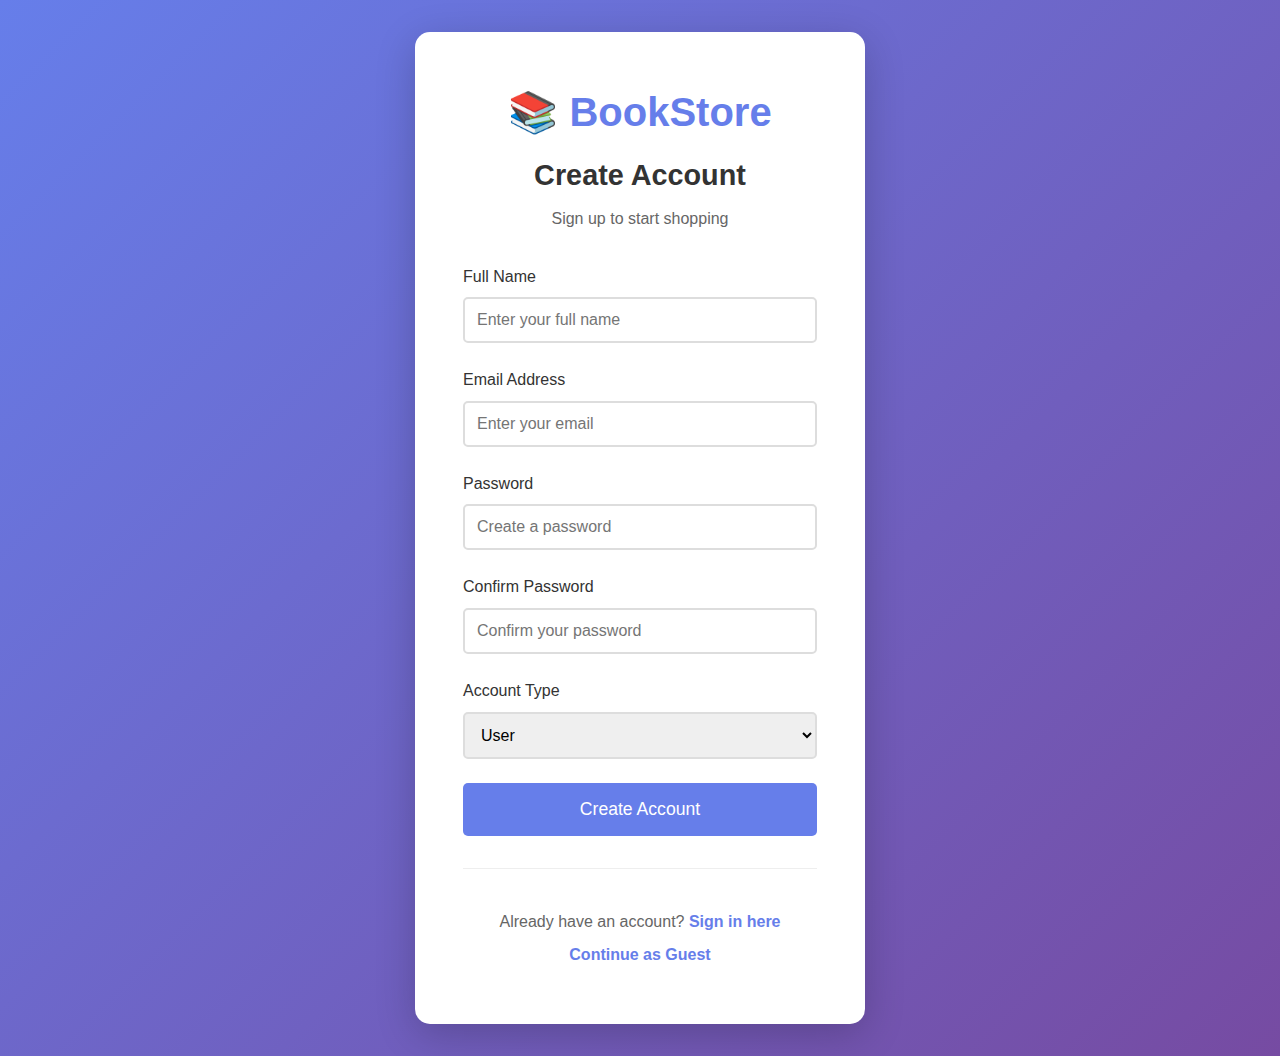
<file: Online book store/register.html>
<!DOCTYPE html>
<html lang="en">
<head>
    <meta charset="UTF-8">
    <meta name="viewport" content="width=device-width, initial-scale=1.0">
    <title>Register - Online Bookstore</title>
    <link rel="stylesheet" href="styles.css">
</head>
<body>
    <div class="auth-container">
        <div class="auth-box">
            <div class="auth-header">
                <h1>📚 BookStore</h1>
                <h2>Create Account</h2>
                <p>Sign up to start shopping</p>
            </div>
            
            <form id="register-form" class="auth-form">
                <div class="form-group">
                    <label for="register-name">Full Name</label>
                    <input type="text" id="register-name" name="name" required placeholder="Enter your full name">
                </div>
                
                <div class="form-group">
                    <label for="register-email">Email Address</label>
                    <input type="email" id="register-email" name="email" required placeholder="Enter your email">
                </div>
                
                <div class="form-group">
                    <label for="register-password">Password</label>
                    <input type="password" id="register-password" name="password" required placeholder="Create a password" minlength="6">
                </div>
                
                <div class="form-group">
                    <label for="register-confirm">Confirm Password</label>
                    <input type="password" id="register-confirm" name="confirmPassword" required placeholder="Confirm your password">
                </div>
                
                <div class="form-group">
                    <label for="register-role">Account Type</label>
                    <select id="register-role" name="role" class="filter-select">
                        <option value="user">User</option>
                        <option value="admin">Admin (for store management)</option>
                    </select>
                </div>
                
                <div id="register-error" class="error-message" style="display: none;"></div>
                <div id="register-success" class="success-message" style="display: none;"></div>
                
                <button type="submit" class="btn btn-primary btn-large" style="width: 100%;">Create Account</button>
            </form>
            
            <div class="auth-footer">
                <p>Already have an account? <a href="login.html">Sign in here</a></p>
                <p><a href="index.html">Continue as Guest</a></p>
            </div>
        </div>
    </div>

    <script src="script.js"></script>
    <script>
        document.addEventListener('DOMContentLoaded', function() {
            // Check if already logged in
            if (isLoggedIn()) {
                window.location.href = 'index.html';
                return;
            }
            
            document.getElementById('register-form').addEventListener('submit', function(e) {
                e.preventDefault();
                register();
            });
        });
    </script>
</body>
</html>
</file>
<file: Online book store/styles.css>
/* Reset and Base Styles */
* {
    margin: 0;
    padding: 0;
    box-sizing: border-box;
}

html {
    height: 100%;
}

body {
    font-family: 'Segoe UI', Tahoma, Geneva, Verdana, sans-serif;
    line-height: 1.6;
    color: #333;
    background-color: #f5f5f5;
    min-height: 100vh;
    display: flex;
    flex-direction: column;
    margin: 0;
    padding: 0;
}

.container {
    max-width: 1200px;
    margin: 0 auto;
    padding: 0 20px;
}

/* Header Styles */
.header {
    background: linear-gradient(135deg, #667eea 0%, #764ba2 100%);
    color: white;
    padding: 1rem 0;
    box-shadow: 0 2px 10px rgba(0,0,0,0.1);
    position: sticky;
    top: 0;
    z-index: 1000;
}

.header-content {
    display: flex;
    justify-content: space-between;
    align-items: center;
}

.logo h1 {
    font-size: 1.8rem;
    font-weight: 700;
}

.nav {
    display: flex;
    gap: 2rem;
    align-items: center;
}

.nav-link {
    color: white;
    text-decoration: none;
    font-weight: 500;
    padding: 0.5rem 1rem;
    border-radius: 5px;
    transition: background-color 0.3s;
    position: relative;
}

.nav-link:hover {
    background-color: rgba(255,255,255,0.2);
}

.nav-link.active {
    background-color: rgba(255,255,255,0.3);
}

.cart-badge {
    background-color: #ff4757;
    color: white;
    border-radius: 50%;
    padding: 0.2rem 0.5rem;
    font-size: 0.8rem;
    margin-left: 0.5rem;
}

/* Hero Section */
.hero {
    background: linear-gradient(135deg, #667eea 0%, #764ba2 100%);
    color: white;
    padding: 4rem 0;
    text-align: center;
}

.hero h2 {
    font-size: 2.5rem;
    margin-bottom: 1rem;
}

.hero p {
    font-size: 1.2rem;
    opacity: 0.9;
}

/* Search and Filter Section */
.search-section {
    background: white;
    padding: 2rem 0;
    box-shadow: 0 2px 5px rgba(0,0,0,0.1);
}

.search-filter-container {
    display: flex;
    gap: 1rem;
    flex-wrap: wrap;
    align-items: center;
}

.search-box {
    flex: 1;
    min-width: 300px;
    display: flex;
    gap: 0.5rem;
}

.search-box input {
    flex: 1;
    padding: 0.75rem;
    border: 2px solid #ddd;
    border-radius: 5px;
    font-size: 1rem;
}

.search-box input:focus {
    outline: none;
    border-color: #667eea;
}

.search-btn {
    padding: 0.75rem 1.5rem;
    background: #667eea;
    color: white;
    border: none;
    border-radius: 5px;
    cursor: pointer;
    font-size: 1rem;
    transition: background-color 0.3s;
}

.search-btn:hover {
    background: #5568d3;
}

.filter-container {
    display: flex;
    gap: 1rem;
}

.filter-select {
    padding: 0.75rem;
    border: 2px solid #ddd;
    border-radius: 5px;
    font-size: 1rem;
    cursor: pointer;
}

.filter-select:focus {
    outline: none;
    border-color: #667eea;
}

/* Main Content */
.main-content {
    padding: 2rem 0;
    flex: 1;
    display: flex;
    flex-direction: column;
}

.page-title {
    font-size: 2rem;
    margin-bottom: 2rem;
    color: #333;
}

/* Books Grid */
.books-grid {
    display: grid;
    grid-template-columns: repeat(auto-fill, minmax(250px, 1fr));
    gap: 2rem;
    margin-top: 2rem;
}

.book-card {
    background: white;
    border-radius: 10px;
    overflow: hidden;
    box-shadow: 0 2px 10px rgba(0,0,0,0.1);
    transition: transform 0.3s, box-shadow 0.3s;
    cursor: pointer;
}

.book-card:hover {
    transform: translateY(-5px);
    box-shadow: 0 5px 20px rgba(0,0,0,0.2);
}

.book-image {
    width: 100%;
    height: 300px;
    object-fit: cover;
    background: #f0f0f0;
}

.book-info {
    padding: 1.5rem;
}

.book-title {
    font-size: 1.1rem;
    font-weight: 600;
    margin-bottom: 0.5rem;
    color: #333;
    display: -webkit-box;
    -webkit-line-clamp: 2;
    line-clamp: 2;
    -webkit-box-orient: vertical;
    overflow: hidden;
}

.book-author {
    color: #666;
    font-size: 0.9rem;
    margin-bottom: 0.5rem;
}

.book-rating {
    display: flex;
    align-items: center;
    gap: 0.5rem;
    margin-bottom: 0.5rem;
}

.stars {
    color: #ffc107;
}

.book-price {
    font-size: 1.3rem;
    font-weight: 700;
    color: #667eea;
    margin-bottom: 1rem;
}

.book-actions {
    display: flex;
    gap: 0.5rem;
}

.btn {
    padding: 0.75rem 1.5rem;
    border: none;
    border-radius: 5px;
    cursor: pointer;
    font-size: 1rem;
    transition: all 0.3s;
    text-decoration: none;
    display: inline-block;
    text-align: center;
}

.btn-primary {
    background: #667eea;
    color: white;
}

.btn-primary:hover {
    background: #5568d3;
}

.btn-secondary {
    background: #6c757d;
    color: white;
}

.btn-secondary:hover {
    background: #5a6268;
}

.btn-danger {
    background: #dc3545;
    color: white;
}

.btn-danger:hover {
    background: #c82333;
}

.btn-large {
    padding: 1rem 2rem;
    font-size: 1.1rem;
}

.btn-small {
    padding: 0.5rem 1rem;
    font-size: 0.9rem;
}

/* Book Details Page */
.back-link {
    display: inline-block;
    margin-bottom: 2rem;
    color: #667eea;
    text-decoration: none;
    font-weight: 500;
}

.back-link:hover {
    text-decoration: underline;
}

.book-details-container {
    background: white;
    border-radius: 10px;
    padding: 2rem;
    box-shadow: 0 2px 10px rgba(0,0,0,0.1);
}

.book-details-content {
    display: grid;
    grid-template-columns: 300px 1fr;
    gap: 3rem;
}

.book-details-image {
    width: 100%;
    height: 450px;
    object-fit: cover;
    border-radius: 10px;
    background: #f0f0f0;
}

.book-details-info h1 {
    font-size: 2rem;
    margin-bottom: 1rem;
    color: #333;
}

.book-details-author {
    font-size: 1.2rem;
    color: #666;
    margin-bottom: 1rem;
}

.book-details-rating {
    display: flex;
    align-items: center;
    gap: 1rem;
    margin-bottom: 1rem;
}

.book-details-price {
    font-size: 2rem;
    font-weight: 700;
    color: #667eea;
    margin-bottom: 1.5rem;
}

.book-details-description {
    margin-bottom: 2rem;
    line-height: 1.8;
    color: #555;
}

.book-details-meta {
    display: grid;
    grid-template-columns: repeat(2, 1fr);
    gap: 1rem;
    margin-bottom: 2rem;
    padding: 1.5rem;
    background: #f8f9fa;
    border-radius: 5px;
}

.meta-item {
    display: flex;
    flex-direction: column;
}

.meta-label {
    font-weight: 600;
    color: #666;
    font-size: 0.9rem;
    margin-bottom: 0.25rem;
}

.meta-value {
    color: #333;
    font-size: 1rem;
}

.stock-info {
    padding: 0.5rem 1rem;
    border-radius: 5px;
    display: inline-block;
    margin-bottom: 1rem;
}

.stock-available {
    background: #d4edda;
    color: #155724;
}

.stock-low {
    background: #fff3cd;
    color: #856404;
}

.stock-unavailable {
    background: #f8d7da;
    color: #721c24;
}

/* Cart Page */
.cart-container {
    background: white;
    border-radius: 10px;
    padding: 2rem;
    box-shadow: 0 2px 10px rgba(0,0,0,0.1);
}

.cart-item {
    display: grid;
    grid-template-columns: 150px 1fr auto auto;
    gap: 2rem;
    padding: 1.5rem;
    border-bottom: 1px solid #eee;
    align-items: center;
}

.cart-item:last-child {
    border-bottom: none;
}

.cart-item-image {
    width: 100%;
    height: 180px;
    object-fit: cover;
    border-radius: 5px;
    background: #f0f0f0;
}

.cart-item-info h3 {
    margin-bottom: 0.5rem;
    color: #333;
}

.cart-item-info p {
    color: #666;
    margin-bottom: 0.5rem;
}

.cart-item-quantity {
    display: flex;
    align-items: center;
    gap: 1rem;
}

.quantity-controls {
    display: flex;
    align-items: center;
    gap: 0.5rem;
}

.quantity-btn {
    width: 30px;
    height: 30px;
    border: 1px solid #ddd;
    background: white;
    cursor: pointer;
    border-radius: 3px;
    display: flex;
    align-items: center;
    justify-content: center;
}

.quantity-btn:hover {
    background: #f0f0f0;
}

.quantity-input {
    width: 50px;
    text-align: center;
    padding: 0.5rem;
    border: 1px solid #ddd;
    border-radius: 3px;
}

.cart-item-price {
    font-size: 1.3rem;
    font-weight: 700;
    color: #667eea;
    text-align: right;
}

.cart-totals {
    margin-top: 2rem;
    padding-top: 2rem;
    border-top: 2px solid #eee;
}

.total-row {
    display: flex;
    justify-content: space-between;
    margin-bottom: 1rem;
    font-size: 1.1rem;
}

.total-final {
    font-size: 1.5rem;
    font-weight: 700;
    color: #667eea;
    padding-top: 1rem;
    border-top: 2px solid #eee;
}

.empty-cart {
    text-align: center;
    padding: 4rem 2rem;
    background: white;
    border-radius: 10px;
    box-shadow: 0 2px 10px rgba(0,0,0,0.1);
}

.empty-cart p {
    font-size: 1.2rem;
    color: #666;
    margin-bottom: 2rem;
}

/* Checkout Page */
.checkout-container {
    display: grid;
    grid-template-columns: 2fr 1fr;
    gap: 2rem;
}

.checkout-section {
    background: white;
    border-radius: 10px;
    padding: 2rem;
    box-shadow: 0 2px 10px rgba(0,0,0,0.1);
    margin-bottom: 2rem;
}

.checkout-section h3 {
    margin-bottom: 1.5rem;
    color: #333;
    font-size: 1.5rem;
}

.checkout-form {
    display: flex;
    flex-direction: column;
    gap: 1rem;
}

.form-group {
    display: flex;
    flex-direction: column;
}

.form-group label {
    margin-bottom: 0.5rem;
    font-weight: 500;
    color: #333;
}

.form-group input {
    padding: 0.75rem;
    border: 2px solid #ddd;
    border-radius: 5px;
    font-size: 1rem;
}

.form-group input:focus {
    outline: none;
    border-color: #667eea;
}

.form-row {
    display: grid;
    grid-template-columns: repeat(3, 1fr);
    gap: 1rem;
}

.order-summary {
    background: white;
    border-radius: 10px;
    padding: 2rem;
    box-shadow: 0 2px 10px rgba(0,0,0,0.1);
    position: sticky;
    top: 100px;
    height: fit-content;
}

.order-summary h3 {
    margin-bottom: 1.5rem;
    color: #333;
    font-size: 1.5rem;
}

.order-items {
    margin-bottom: 1.5rem;
    max-height: 300px;
    overflow-y: auto;
}

.order-item {
    display: flex;
    justify-content: space-between;
    margin-bottom: 1rem;
    padding-bottom: 1rem;
    border-bottom: 1px solid #eee;
}

.order-item:last-child {
    border-bottom: none;
    margin-bottom: 0;
    padding-bottom: 0;
}

.order-item-info {
    flex: 1;
}

.order-item-info h4 {
    font-size: 0.9rem;
    margin-bottom: 0.25rem;
}

.order-item-info p {
    font-size: 0.8rem;
    color: #666;
}

.order-item-price {
    font-weight: 600;
    color: #667eea;
}

.order-totals {
    margin-top: 1.5rem;
    padding-top: 1.5rem;
    border-top: 2px solid #eee;
}

/* Orders Page */
.orders-container {
    display: flex;
    flex-direction: column;
    gap: 2rem;
}

.order-card {
    background: white;
    border-radius: 10px;
    padding: 2rem;
    box-shadow: 0 2px 10px rgba(0,0,0,0.1);
}

.order-header {
    display: flex;
    justify-content: space-between;
    align-items: center;
    margin-bottom: 1.5rem;
    padding-bottom: 1rem;
    border-bottom: 2px solid #eee;
}

.order-id {
    font-weight: 600;
    color: #667eea;
}

.order-date {
    color: #666;
}

.order-status {
    padding: 0.5rem 1rem;
    border-radius: 5px;
    font-weight: 600;
    font-size: 0.9rem;
}

.status-delivered {
    background: #d4edda;
    color: #155724;
}

.status-shipped {
    background: #cce5ff;
    color: #004085;
}

.status-processing {
    background: #fff3cd;
    color: #856404;
}

.order-items-list {
    margin-bottom: 1.5rem;
}

.order-item-card {
    display: grid;
    grid-template-columns: 100px 1fr auto;
    gap: 1.5rem;
    padding: 1rem;
    background: #f8f9fa;
    border-radius: 5px;
    margin-bottom: 1rem;
}

.order-item-card:last-child {
    margin-bottom: 0;
}

.order-item-image {
    width: 100%;
    height: 120px;
    object-fit: cover;
    border-radius: 5px;
    background: #f0f0f0;
}

.order-item-details h4 {
    margin-bottom: 0.5rem;
    color: #333;
}

.order-item-details p {
    color: #666;
    font-size: 0.9rem;
}

.order-item-total {
    text-align: right;
}

.order-item-total .price {
    font-size: 1.2rem;
    font-weight: 700;
    color: #667eea;
}

.order-summary-section {
    display: flex;
    justify-content: space-between;
    padding-top: 1rem;
    border-top: 2px solid #eee;
    font-size: 1.1rem;
}

.order-total {
    font-size: 1.5rem;
    font-weight: 700;
    color: #667eea;
}

.no-orders {
    text-align: center;
    padding: 4rem 2rem;
    background: white;
    border-radius: 10px;
    box-shadow: 0 2px 10px rgba(0,0,0,0.1);
}

.no-orders p {
    font-size: 1.2rem;
    color: #666;
    margin-bottom: 2rem;
}

.no-results {
    text-align: center;
    padding: 4rem 2rem;
    background: white;
    border-radius: 10px;
    box-shadow: 0 2px 10px rgba(0,0,0,0.1);
}

.no-results p {
    font-size: 1.2rem;
    color: #666;
}

/* Account Page */
.account-container {
    display: grid;
    grid-template-columns: repeat(2, 1fr);
    gap: 2rem;
}

.account-section {
    background: white;
    border-radius: 10px;
    padding: 2rem;
    box-shadow: 0 2px 10px rgba(0,0,0,0.1);
}

.account-section h3 {
    margin-bottom: 1.5rem;
    color: #333;
    font-size: 1.5rem;
}

.account-form {
    display: flex;
    flex-direction: column;
    gap: 1rem;
}

/* Responsive Design */
@media (max-width: 768px) {
    .header-content {
        flex-direction: column;
        gap: 1rem;
    }

    .nav {
        flex-wrap: wrap;
        justify-content: center;
    }

    .search-filter-container {
        flex-direction: column;
    }

    .books-grid {
        grid-template-columns: repeat(auto-fill, minmax(200px, 1fr));
        gap: 1rem;
    }

    .book-details-content {
        grid-template-columns: 1fr;
    }

    .cart-item {
        grid-template-columns: 100px 1fr;
        gap: 1rem;
    }

    .cart-item-price {
        grid-column: 1 / -1;
        text-align: left;
        margin-top: 1rem;
    }

    .checkout-container {
        grid-template-columns: 1fr;
    }

    .order-summary {
        position: static;
    }

    .form-row {
        grid-template-columns: 1fr;
    }

    .account-container {
        grid-template-columns: 1fr;
    }

    .order-header {
        flex-direction: column;
        align-items: flex-start;
        gap: 1rem;
    }

    .order-item-card {
        grid-template-columns: 80px 1fr;
    }

    .order-item-total {
        grid-column: 1 / -1;
        text-align: left;
        margin-top: 0.5rem;
    }
}

/* Success Message */
.success-message {
    background: #d4edda;
    color: #155724;
    padding: 1rem;
    border-radius: 5px;
    margin-bottom: 1rem;
    border: 1px solid #c3e6cb;
}

.error-message {
    background: #f8d7da;
    color: #721c24;
    padding: 1rem;
    border-radius: 5px;
    margin-bottom: 1rem;
    border: 1px solid #f5c6cb;
}

/* Authentication Pages */
.auth-container {
    min-height: 100vh;
    display: flex;
    align-items: center;
    justify-content: center;
    background: linear-gradient(135deg, #667eea 0%, #764ba2 100%);
    padding: 2rem;
}

.auth-box {
    background: white;
    border-radius: 15px;
    padding: 3rem;
    box-shadow: 0 10px 40px rgba(0,0,0,0.2);
    width: 100%;
    max-width: 450px;
}

.auth-header {
    text-align: center;
    margin-bottom: 2rem;
}

.auth-header h1 {
    font-size: 2.5rem;
    color: #667eea;
    margin-bottom: 0.5rem;
}

.auth-header h2 {
    font-size: 1.8rem;
    color: #333;
    margin-bottom: 0.5rem;
}

.auth-header p {
    color: #666;
    font-size: 1rem;
}

.auth-form {
    display: flex;
    flex-direction: column;
    gap: 1.5rem;
}

.auth-footer {
    text-align: center;
    margin-top: 2rem;
    padding-top: 2rem;
    border-top: 1px solid #eee;
}

.auth-footer p {
    margin: 0.5rem 0;
    color: #666;
}

.auth-footer a {
    color: #667eea;
    text-decoration: none;
    font-weight: 600;
}

.auth-footer a:hover {
    text-decoration: underline;
}

/* Footer Fix */
.footer {
    background: #2c3e50;
    color: white;
    padding: 3rem 0 1rem;
    margin-top: auto;
    width: 100%;
}

.footer-content {
    display: grid;
    grid-template-columns: repeat(3, 1fr);
    gap: 2rem;
    margin-bottom: 2rem;
}

.footer-section h3 {
    margin-bottom: 1rem;
    color: #fff;
}

.footer-section p {
    color: #bdc3c7;
    line-height: 1.8;
}

.footer-section ul {
    list-style: none;
}

.footer-section ul li {
    margin-bottom: 0.5rem;
}

.footer-section ul li a {
    color: #bdc3c7;
    text-decoration: none;
    transition: color 0.3s;
}

.footer-section ul li a:hover {
    color: #667eea;
}

.footer-bottom {
    text-align: center;
    padding-top: 2rem;
    border-top: 1px solid #34495e;
    color: #95a5a6;
}

/* User Menu */
.user-menu {
    position: relative;
    display: inline-block;
}

.user-menu-btn {
    background: rgba(255,255,255,0.2);
    color: white;
    border: none;
    padding: 0.5rem 1rem;
    border-radius: 5px;
    cursor: pointer;
    display: flex;
    align-items: center;
    gap: 0.5rem;
    transition: background-color 0.3s;
}

.user-menu-btn:hover {
    background: rgba(255,255,255,0.3);
}

.user-dropdown {
    position: absolute;
    top: 100%;
    right: 0;
    background: white;
    border-radius: 5px;
    box-shadow: 0 5px 20px rgba(0,0,0,0.2);
    min-width: 200px;
    margin-top: 0.5rem;
    display: none;
    z-index: 1000;
}

.user-dropdown.show {
    display: block;
}

.user-dropdown-item {
    padding: 0.75rem 1rem;
    color: #333;
    text-decoration: none;
    display: block;
    transition: background-color 0.3s;
    border-bottom: 1px solid #eee;
}

.user-dropdown-item:last-child {
    border-bottom: none;
}

.user-dropdown-item:hover {
    background: #f8f9fa;
}

.user-dropdown-item.logout {
    color: #dc3545;
}

/* Admin Panel */
.admin-panel {
    background: #f8f9fa;
    padding: 2rem;
    border-radius: 10px;
    margin-bottom: 2rem;
}

.admin-panel h3 {
    color: #667eea;
    margin-bottom: 1.5rem;
}

.admin-stats {
    display: grid;
    grid-template-columns: repeat(auto-fit, minmax(200px, 1fr));
    gap: 1.5rem;
    margin-bottom: 2rem;
}

.stat-card {
    background: white;
    padding: 1.5rem;
    border-radius: 10px;
    box-shadow: 0 2px 10px rgba(0,0,0,0.1);
}

.stat-card h4 {
    color: #666;
    font-size: 0.9rem;
    margin-bottom: 0.5rem;
}

.stat-card .stat-value {
    font-size: 2rem;
    font-weight: 700;
    color: #667eea;
}

@media (max-width: 768px) {
    .footer-content {
        grid-template-columns: 1fr;
    }
    
    .auth-box {
        padding: 2rem;
    }
    
    .admin-stats {
        grid-template-columns: 1fr;
    }
}
</file>
